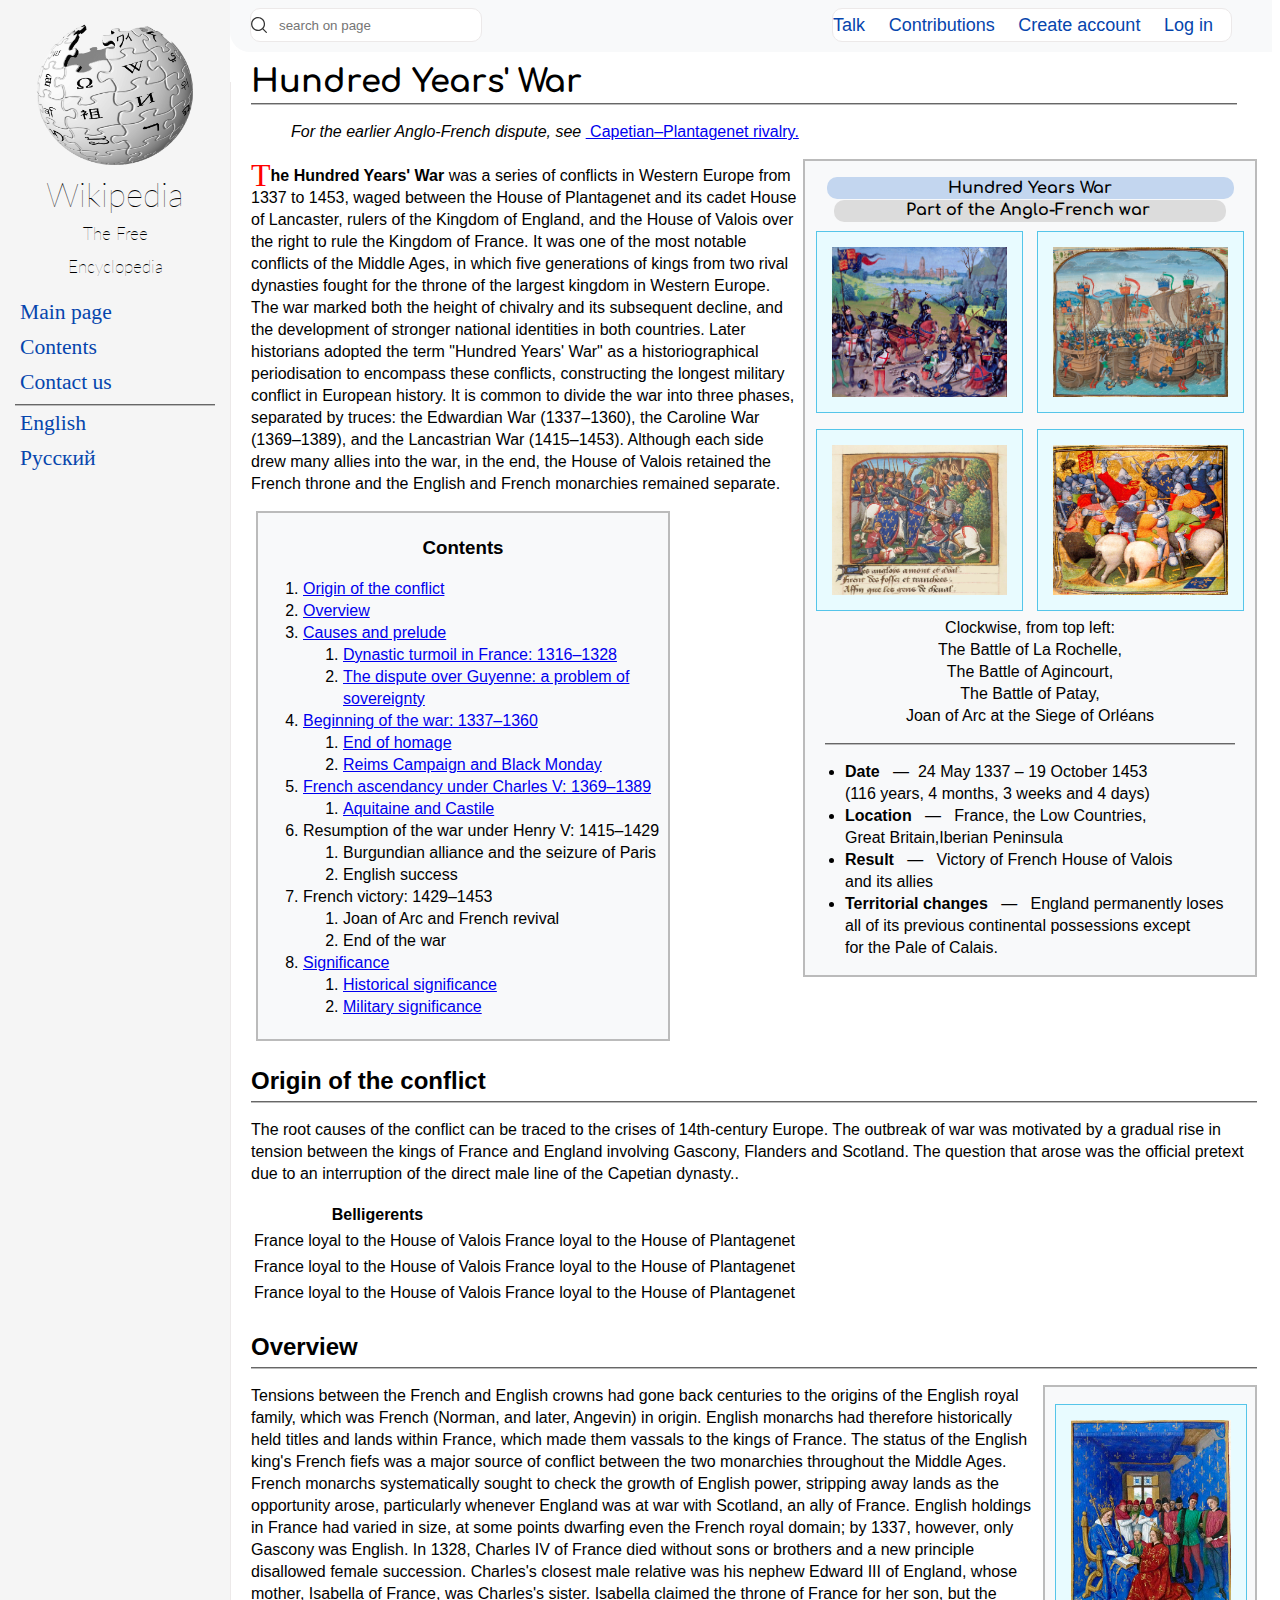
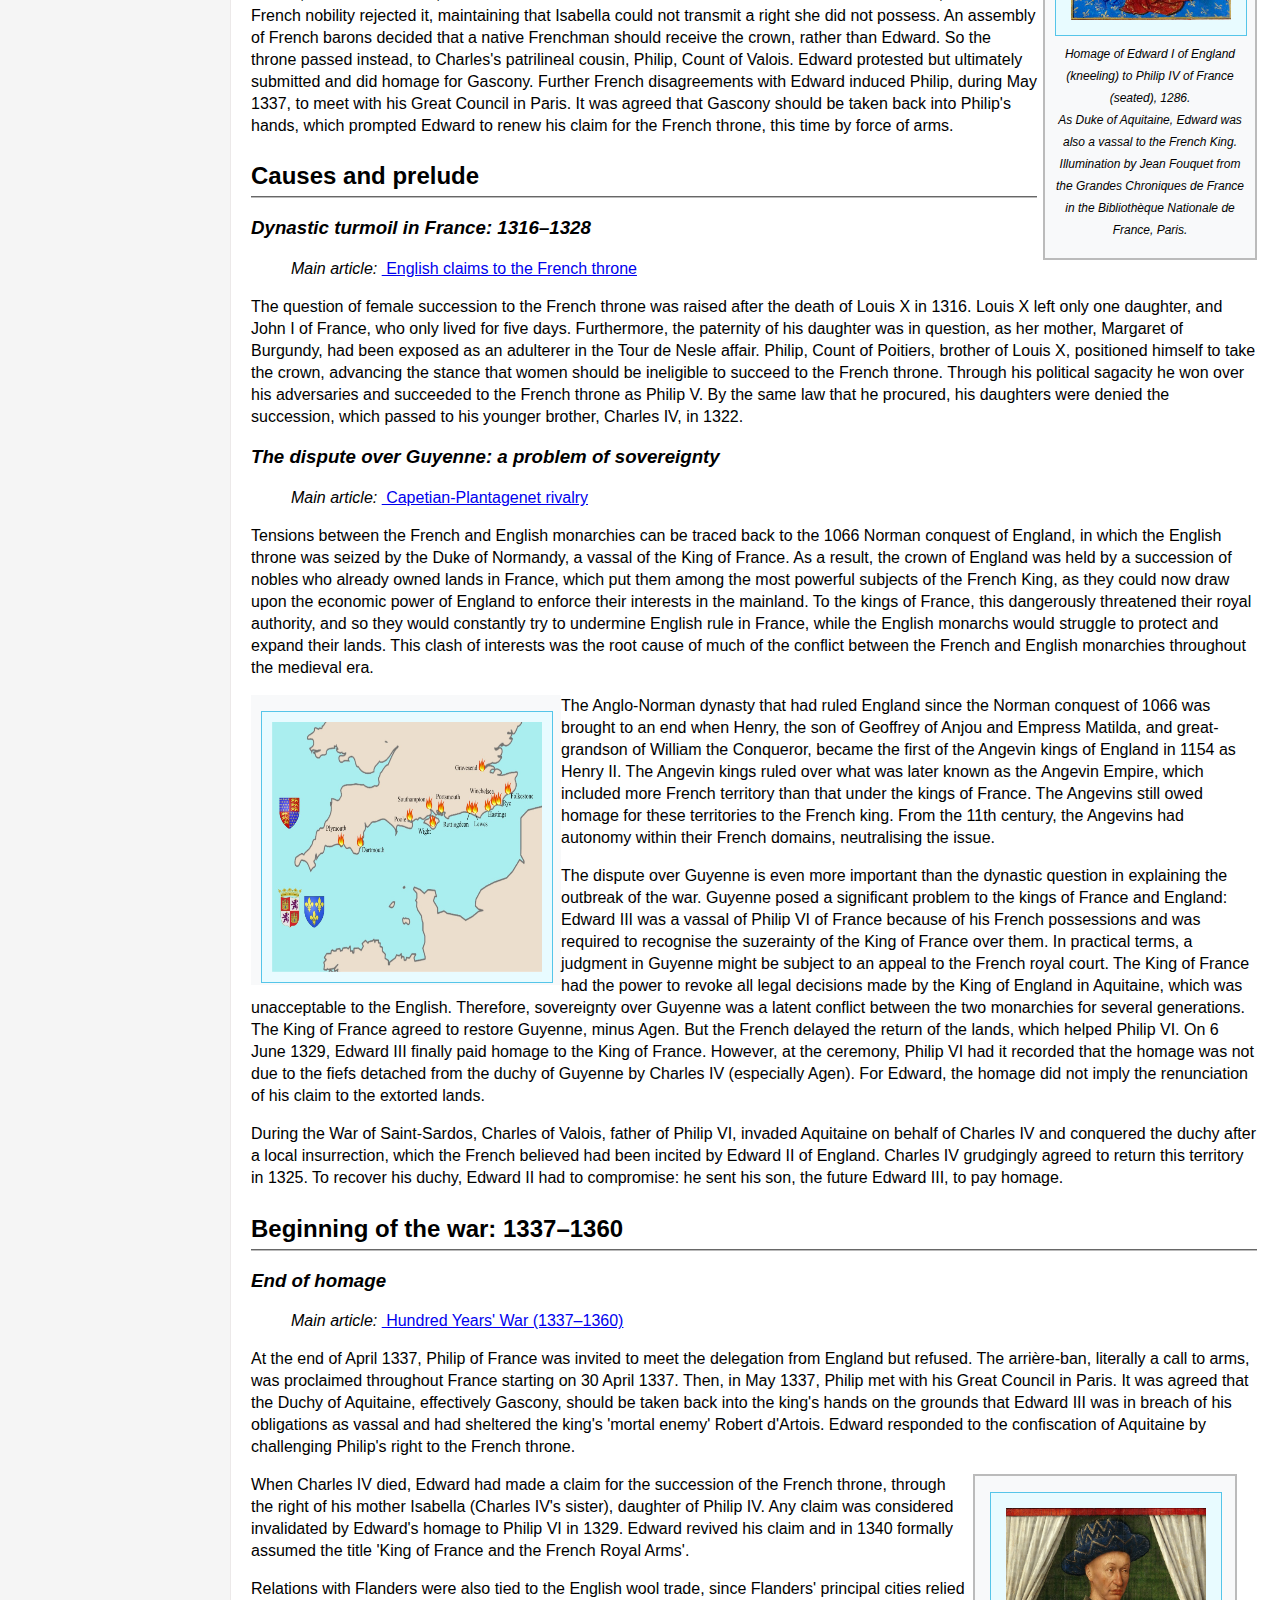
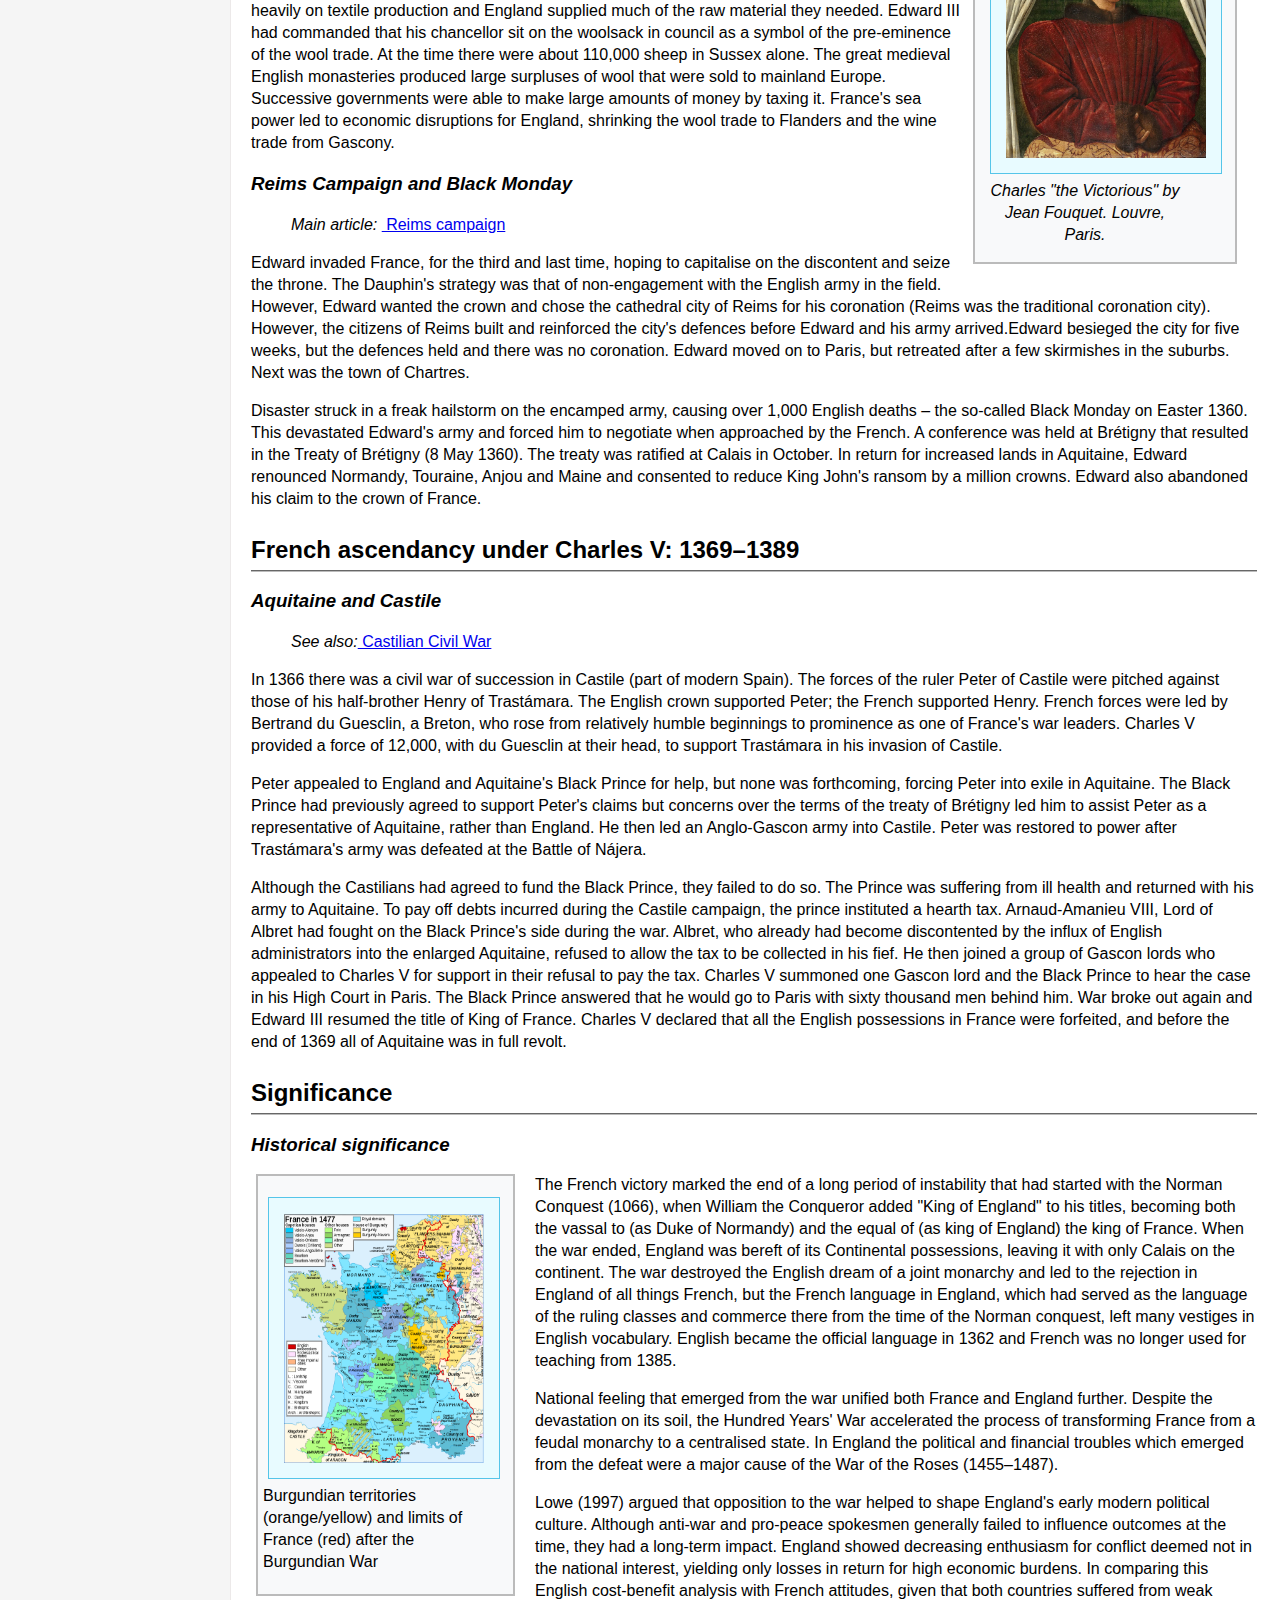
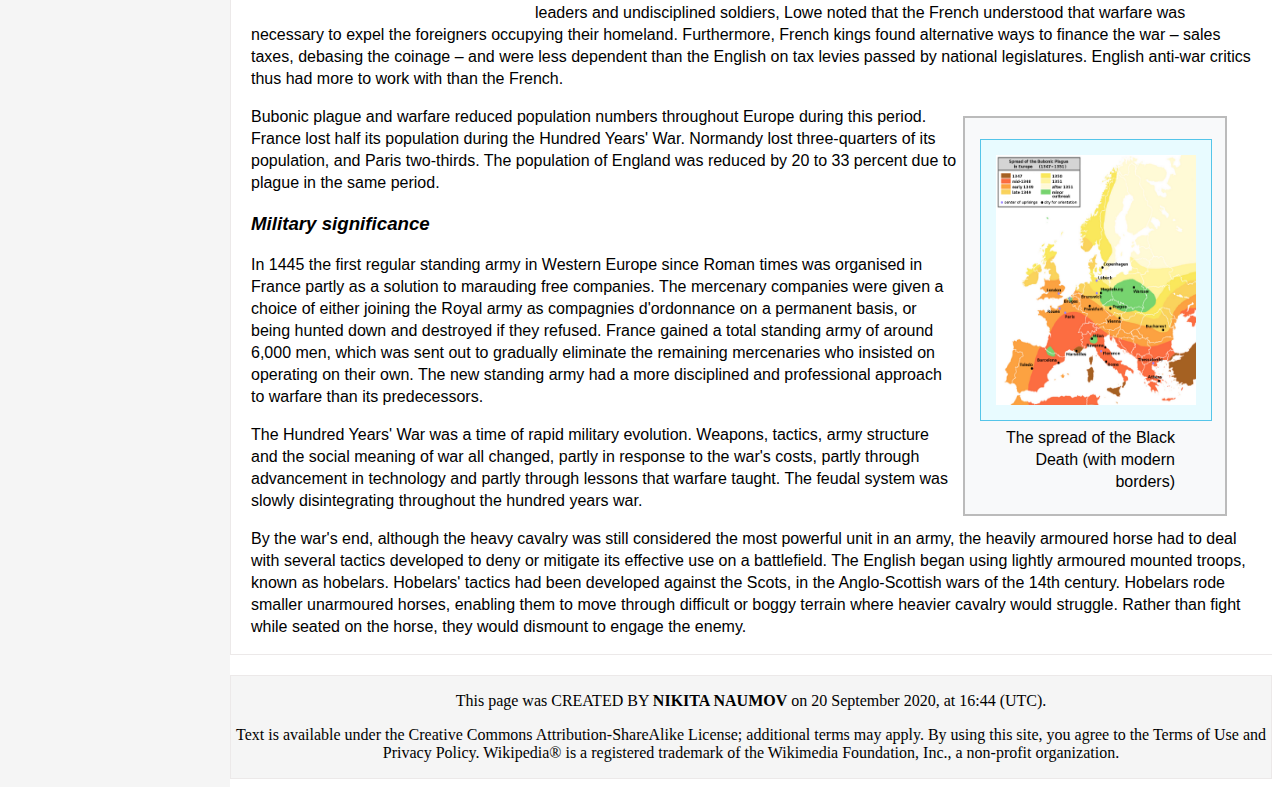
<file: wiki/index.html>
<!DOCTYPE html>
<html lang="en">
<head>
     <meta charset="UTF-8">
     <meta name="viewport" content="width=device-width, initial-scale=1.0">
     <title>Hundred Years' War</title>
     <link rel="stylesheet" type="text/css" href="style.css">
     <link href="https://fonts.googleapis.com/css2?family=Comfortaa:wght@300&family=Lato:ital,wght@0,100;0,400;1,100&display=swap" rel="stylesheet">
     <style>
         .body {
             background-image: url("img/rgb3.png");
         }
         .footer {
             background-image: url("img/rgb3.png");
         }
     </style>
</head>
<body class="body">
     <div class="menu">
         <figure class="logo">
             <img src="img/logo2.png" alt="logo" width="160" height="150">
             <figcaption class="wikipedia"> Wikipedia <span class="free">The Free Encyclopedia</span></figcaption>
         </figure>
         <div><a href="https://en.wikipedia.org/wiki/Main_Page">Main page</a></div>
         <div><a href="#">Contents</a></div>
         <div><a href="#">Contact us</a></div>
         <div class="line"></div>
         <div><a href="index.html">English</a></div>
         <div><a href="russian/russian.html">Русский</a></div>
     </div>
     <header class="header">
         <div class="navigation">
             <nav >
                 <a href="#" class="navigation-link">Talk</a>
                 <a href="#" class="navigation-link">Contributions</a>
                 <a href="#" class="navigation-link">Create account</a>
                 <a href="#" class="navigation-link">Log in</a>
             </nav>
         </div>
         <div>
             <input
                 type="text"
                 class="search-input"
                 placeholder="search on page"
             />
         </div>
     </header>
     <main class="main">
         <div class="h1">
             <h1>Hundred Years' War</h1>
             <div class="line1"></div>
         </div>
         <div class="blockquote">
             <blockquote>
                 <i>For the earlier Anglo-French dispute, see</i> <a href="https://en.wikipedia.org/wiki/Capetian–Plantagenet_rivalry">&nbsp;Capetian–Plantagenet rivalry.</a>
             </blockquote>
         </div>
         <section>
             <div class="p1">
                 <p> 
                
                 </p>
             </div>
             <p>
                 <div class="p2">
                     <p> 
                         <span class="frame">Hundred Years War</span></br>
                         <span class="frame1">Part of the Anglo-French war</span><br>
                         <a href="#"><img class="img1" src="img/img1.jpg" alt="" width="175" height="150"></a>
                         <a href="#"><img class="img1" src="img/img2.jpg" alt="" width="175" height="150"></a>
                         <a href="#"><img class="img1" src="img/img3.jpg" alt="" width="175" height="150"></a>
                         <a href="#"><img class="img1" src="img/img4.jpg" alt="" width="175" height="150"></a>
                             Clockwise, from top left: <br/>
                             The Battle of La Rochelle,</br>
                             The Battle of Agincourt,</br>
                             The Battle of Patay,</br>
                             Joan of Arc at the Siege of Orléans</br> 
                         <div class="line2"></div>
                         <div class="ul">
                             <ul>
                                 <li>
                                     <b>Date</b> &nbsp; — &nbsp;24 May 1337 – 19 October 1453 </br>
                                     (116 years, 4 months, 3 weeks and 4 days)
                                 </li>
                                 <li>
                                     <b>Location</b> &nbsp; — &nbsp; France, the Low Countries,</br> Great Britain,Iberian Peninsula
                                 </li>
                                 <li>
                                     <b>Result</b> &nbsp; — &nbsp; Victory of French House of Valois</br> and its allies
                                 </li>
                                 <li>
                                     <b>Territorial changes</b> &nbsp; — &nbsp; England permanently loses </br> all of its previous continental possessions except </br> for the Pale of Calais.
                                 </li>
                             </ul>
                         </div>
                     </p>
                 </div>
             </p>
             <p>
                 <span class="letter">T</span><b>he Hundred Years' War</b> was a series of conflicts in Western Europe from 1337 to 1453, waged between the House of Plantagenet 
                 and its cadet House of Lancaster, rulers of the Kingdom of England, and the House of Valois over the right to rule the Kingdom of France. 
                 It was one of the most notable conflicts of the Middle Ages, in which five generations of kings from two rival dynasties fought 
                 for the throne of the largest kingdom in Western Europe. The war marked both the height of chivalry and its subsequent decline, 
                 and the development of stronger national identities in both countries. Later historians adopted the term "Hundred Years' War" 
                 as a historiographical periodisation to encompass these conflicts, constructing the longest military conflict in European history. 
                 It is common to divide the war into three phases, separated by truces: the Edwardian War (1337–1360), the Caroline War (1369–1389), and the Lancastrian War (1415–1453). 
                 Although each side drew many allies into the war, in the end, the House of Valois retained the French throne and the English and French monarchies remained separate.
             </p>
             <div class="ol">
                 <h3 class="content">Contents</h3>
                 <ol>
                     <li><a href="#h2">Origin of the conflict</a></li> 
                     <li><a href="#h3">Overview</a></li>
                     <li><a href="#h4">Causes and prelude</a>
                         <ol>
                             <li><a href="#h41">Dynastic turmoil in France: 1316–1328</a></li> 
                             <li><a href="#h42">The dispute over Guyenne: a problem of sovereignty</a></li>
                         </ol>
                     </li>
                     <li><a href="#h5">Beginning of the war: 1337–1360</a>
                         <ol>
                             <li><a href="#h51">End of homage</a></li> 
                             <li><a href="#h52">Reims Campaign and Black Monday</a></li>
                         </ol>
                     </li>
                     <li><a href="#h6">French ascendancy under Charles V: 1369–1389</a>
                         <ol>
                             <li><a href="#h61">Aquitaine and Castile</li></a>
                         </ol>
                     </li>
                     <li>Resumption of the war under Henry V: 1415–1429
                          <ol>
                              <li>Burgundian alliance and the seizure of Paris</li>
                              <li>English success</li>
                          </ol>
                     </li>
                     <li>French victory: 1429–1453
                         <ol>
                             <li>Joan of Arc and French revival</li>
                             <li>End of the war</li>
                         </ol>
                     </li>
                     <li><a href="#h7">Significance</a>
                         <ol>
                             <li><a href="#h71">Historical significance</a></li>
                             <li><a href="#h71">Military significance</a></li>
                         </ol>
                     </li>
                 </ol>
             </div>
         </section>
         <section>
             <article>
                 <div>
                     <h2 class="h2"><a name="h2"></a>Origin of the conflict</h2>
                     <div class="line3"></div>
                 </div>
                 <div>
                     <p>
                         The root causes of the conflict can be traced to the crises of 14th-century Europe. The outbreak of war 
                         was motivated by a gradual rise in tension between the kings of France and England involving Gascony, 
                         Flanders and Scotland. The question that arose was the official pretext due to an interruption of the direct 
                         male line of the Capetian dynasty.. 
                     </p>
                     <table>
                        <thead>
                            <tr>
                                <th>Belligerents</th>
                            </tr>
                        </thead>
                        <tbody>
                            <tr>
                                <td>France loyal to the House of Valois</td>
                                <td>France loyal to the House of Plantagenet</td>
                            </tr>
                            <tr>
                                <td>France loyal to the House of Valois</td>
                                <td>France loyal to the House of Plantagenet</td>
                            </tr>
                            <tr>
                                <td>France loyal to the House of Valois</td>
                                <td>France loyal to the House of Plantagenet</td>
                           </tr>
                        </tbody>
                    </table>
                 </div>
             </article>
             <article>
                 <div>
                     <h2 class="h3"><a name="h3"></a>Overview</h2>
                     <div class="line4"></div>
                 </div>
                 <p>
                     <div class="p3">
                         <p> 
                             <img class="img2" src="img/img5.jpg" alt="" width="160" height="200">
                                 <i>
                                     Homage of Edward I of England (kneeling) to Philip IV of France (seated), 1286.</br> 
                                     As Duke of Aquitaine, Edward was also a vassal to the French King. </br>
                                     Illumination by Jean Fouquet from the Grandes Chroniques de France in the Bibliothèque Nationale de France, Paris.
                                 </i>
                         </p>
                     </div>
                     Tensions between the French and English crowns had gone back centuries to the origins of the English royal family, 
                     which was French (Norman, and later, Angevin) in origin. English monarchs had therefore historically held titles and 
                     lands within France, which made them vassals to the kings of France. The status of the English king's French fiefs 
                     was a major source of conflict between the two monarchies throughout the Middle Ages. French monarchs systematically 
                     sought to check the growth of English power, stripping away lands as the opportunity arose, particularly whenever England 
                     was at war with Scotland, an ally of France. English holdings in France had varied in size, at some points dwarfing even 
                     the French royal domain; by 1337, however, only Gascony was English. In 1328, Charles IV of France died without sons or 
                     brothers and a new principle disallowed female succession. Charles's closest male relative was his nephew Edward III of England, 
                     whose mother, Isabella of France, was Charles's sister. Isabella claimed the throne of France for her son, but the French 
                     nobility rejected it, maintaining that Isabella could not transmit a right she did not possess. An assembly of French barons 
                     decided that a native Frenchman should receive the crown, rather than Edward. So the throne passed instead, to Charles's patrilineal 
                     cousin, Philip, Count of Valois. Edward protested but ultimately submitted and did homage for Gascony. Further French disagreements 
                     with Edward induced Philip, during May 1337, to meet with his Great Council in Paris. It was agreed that Gascony should be taken back 
                     into Philip's hands, which prompted Edward to renew his claim for the French throne, this time by force of arms. 
                 </p>
             </article>
         </section>
         <section>
             <h2 class="h4"><a name="h4"></a>Causes and prelude</h2>
             <div class="line5"></div>
             <article>
                 <h3><i><a name="h41"></a>Dynastic turmoil in France: 1316–1328</i></h3>
                     <blockquote>
                         <i>Main article:</i> <a href="#">&nbsp;English claims to the French throne</a>
                     </blockquote>
                         <p>
                             The question of female succession to the French throne was raised after the death of Louis X in 1316. 
                             Louis X left only one daughter, and John I of France, who only lived for five days. Furthermore, the paternity of his daughter 
                             was in question, as her mother, Margaret of Burgundy, had been exposed as an adulterer in the Tour de Nesle affair. 
                             Philip, Count of Poitiers, brother of Louis X, positioned himself to take the crown, advancing the stance that women 
                             should be ineligible to succeed to the French throne. Through his political sagacity he won over his adversaries and succeeded 
                             to the French throne as Philip V. By the same law that he procured, his daughters were denied the succession, which passed 
                             to his younger brother, Charles IV, in 1322.
                         </p>
             </article>
             <article>
                 <h3><i><a name="h42"></a>The dispute over Guyenne: a problem of sovereignty</i></h3>
                     <blockquote>
                         <i>Main article:</i> <a href="#">&nbsp;Capetian-Plantagenet rivalry</a>
                     </blockquote>
                         <p>
                             Tensions between the French and English monarchies can be traced back to the 1066 Norman conquest of England, in which the English 
                             throne was seized by the Duke of Normandy, a vassal of the King of France. As a result, the crown of England was held by a succession 
                             of nobles who already owned lands in France, which put them among the most powerful subjects of the French King, as they could now 
                             draw upon the economic power of England to enforce their interests in the mainland. To the kings of France, this dangerously threatened 
                             their royal authority, and so they would constantly try to undermine English rule in France, while the English monarchs would struggle 
                             to protect and expand their lands. This clash of interests was the root cause of much of the conflict between the French and English monarchies 
                             throughout the medieval era.
                         </p>
                         <div class="p4">
                             <p> 
                                 <img class="img3" src="img/img6.jpg" alt="" width="270" height="250">
                             </p>
                         </div>
                         <p>
                             The Anglo-Norman dynasty that had ruled England since the Norman conquest of 1066 was brought to an end when Henry, the son of Geoffrey 
                             of Anjou and Empress Matilda, and great-grandson of William the Conqueror, became the first of the Angevin kings of England in 1154 as Henry II.
                             The Angevin kings ruled over what was later known as the Angevin Empire, which included more French territory than that under the kings of France. 
                             The Angevins still owed homage for these territories to the French king. From the 11th century, the Angevins had autonomy within their French domains, 
                             neutralising the issue.
                         </p>
                         <p>
                             The dispute over Guyenne is even more important than the dynastic question in explaining the outbreak of the war. Guyenne posed a significant 
                             problem to the kings of France and England: Edward III was a vassal of Philip VI of France because of his French possessions and was required 
                             to recognise the suzerainty of the King of France over them. In practical terms, a judgment in Guyenne might be subject to an appeal to the French 
                             royal court. The King of France had the power to revoke all legal decisions made by the King of England in Aquitaine, which was unacceptable 
                             to the English. Therefore, sovereignty over Guyenne was a latent conflict between the two monarchies for several generations. 
                             The King of France agreed to restore Guyenne, minus Agen. But the French delayed the return of the lands, which helped Philip VI. On 6 June 1329, Edward III 
                             finally paid homage to the King of France. However, at the ceremony, Philip VI had it recorded that the homage was not due to the fiefs detached from the 
                             duchy of Guyenne by Charles IV (especially Agen). For Edward, the homage did not imply the renunciation of his claim to the extorted lands.
                         </p>
                         <p> 
                             During the War of Saint-Sardos, Charles of Valois, father of Philip VI, invaded Aquitaine on behalf of Charles IV and conquered the duchy 
                             after a local insurrection, which the French believed had been incited by Edward II of England. Charles IV grudgingly agreed to return 
                             this territory in 1325. To recover his duchy, Edward II had to compromise: he sent his son, the future Edward III, to pay homage. 
                         </p>
             </article>
         </section>
         <section>
             <h2 class="h5"><a name="h5"></a>Beginning of the war: 1337–1360</h2>
             <div class="line6"></div>
                 <article>
                     <h3><i><a name="h51"></a>End of homage</i></h3>
                         <blockquote>
                             <i>Main article:</i> <a href="#">&nbsp;Hundred Years' War (1337–1360)</a>
                         </blockquote>
                         <p> 
                             At the end of April 1337, Philip of France was invited to meet the delegation from England but refused. The arrière-ban, literally a call to arms, was proclaimed throughout 
                             France starting on 30 April 1337. Then, in May 1337, Philip met with his Great Council in Paris. It was agreed that the Duchy of Aquitaine, effectively Gascony, should be taken back 
                             into the king's hands on the grounds that Edward III was in breach of his obligations as vassal and had sheltered the king's 'mortal enemy' Robert d'Artois. 
                             Edward responded to the confiscation of Aquitaine by challenging Philip's right to the French throne.
                         </p>
                         <p>
                             <div class="p5">
                                 <p> 
                                     <img class="img4" src="img/img7.jpg" alt="" width="200" height="250">
                                     <i>Charles "the Victorious" by Jean Fouquet. Louvre, Paris.</i>
                                 </p>
                             </div>
                             When Charles IV died, Edward had made a claim for the succession of the French throne, through the right of his mother Isabella (Charles IV's sister), daughter of Philip IV. 
                             Any claim was considered invalidated by Edward's homage to Philip VI in 1329. Edward revived his claim and in 1340 formally assumed the title 'King of France and the French Royal Arms'.
                         </p>
                         <p>
                             Relations with Flanders were also tied to the English wool trade, since Flanders' principal cities relied heavily on textile production and England supplied much of the raw material they needed. 
                             Edward III had commanded that his chancellor sit on the woolsack in council as a symbol of the pre-eminence of the wool trade. At the time there were about 110,000 sheep in Sussex alone. 
                             The great medieval English monasteries produced large surpluses of wool that were sold to mainland Europe. Successive governments were able to make large amounts of money by taxing it. 
                             France's sea power led to economic disruptions for England, shrinking the wool trade to Flanders and the wine trade from Gascony.
                         </p>
                 </article>
                 <article>
                     <h3><i><a name="h52"></a>Reims Campaign and Black Monday</i></h3>
                         <blockquote>
                             <i>Main article:</i> <a href="#">&nbsp;Reims campaign</a>
                         </blockquote>
                         <p>
                             Edward invaded France, for the third and last time, hoping to capitalise on the discontent and seize the throne. The Dauphin's strategy was that of non-engagement with the English army in the field. 
                             However, Edward wanted the crown and chose the cathedral city of Reims for his coronation (Reims was the traditional coronation city). However, the citizens of Reims built and reinforced the city's 
                             defences before Edward and his army arrived.Edward besieged the city for five weeks, but the defences held and there was no coronation. Edward moved on to Paris, but retreated after a few skirmishes 
                             in the suburbs. Next was the town of Chartres.
                         </p>    
                         <p>
                             Disaster struck in a freak hailstorm on the encamped army, causing over 1,000 English deaths – the so-called Black Monday on Easter 1360. This devastated Edward's army and forced him to negotiate 
                             when approached by the French. A conference was held at Brétigny that resulted in the Treaty of Brétigny (8 May 1360). The treaty was ratified at Calais in October. In return for increased lands in Aquitaine, 
                             Edward renounced Normandy, Touraine, Anjou and Maine and consented to reduce King John's ransom by a million crowns. Edward also abandoned his claim to the crown of France.
                         </p>  
                 </article>    
         </section>
         <section>
             <h2 class="h6"><a name="h6"></a>French ascendancy under Charles V: 1369–1389</h2>
             <div class="line7"></div>
                 <article>
                     <h3><i><a name="h61"></a>Aquitaine and Castile</i></h3>
                         <blockquote>
                             <i>See also:</i><a href="#">&nbsp;Castilian Civil War</a>
                         </blockquote>
                         <p>
                             In 1366 there was a civil war of succession in Castile (part of modern Spain). The forces of the ruler Peter of Castile were pitched against those of his half-brother Henry of Trastámara. 
                             The English crown supported Peter; the French supported Henry. French forces were led by Bertrand du Guesclin, a Breton, who rose from relatively humble beginnings to prominence as one of France's war leaders. 
                             Charles V provided a force of 12,000, with du Guesclin at their head, to support Trastámara in his invasion of Castile.
                         </p>
                         <p>
                             Peter appealed to England and Aquitaine's Black Prince for help, but none was forthcoming, forcing Peter into exile in Aquitaine. The Black Prince had previously agreed to support Peter's claims but concerns 
                             over the terms of the treaty of Brétigny led him to assist Peter as a representative of Aquitaine, rather than England. He then led an Anglo-Gascon army into Castile. Peter was restored to power after 
                             Trastámara's army was defeated at the Battle of Nájera.
                         </p>
                         <p>
                             Although the Castilians had agreed to fund the Black Prince, they failed to do so. The Prince was suffering from ill health and returned with his army to Aquitaine. To pay off debts incurred during the Castile 
                             campaign, the prince instituted a hearth tax. Arnaud-Amanieu VIII, Lord of Albret had fought on the Black Prince's side during the war. Albret, who already had become discontented by the influx of English 
                             administrators into the enlarged Aquitaine, refused to allow the tax to be collected in his fief. He then joined a group of Gascon lords who appealed to Charles V for support in their refusal to pay the tax. 
                             Charles V summoned one Gascon lord and the Black Prince to hear the case in his High Court in Paris. The Black Prince answered that he would go to Paris with sixty thousand men behind him. War broke out again and Edward III 
                             resumed the title of King of France. Charles V declared that all the English possessions in France were forfeited, and before the end of 1369 all of Aquitaine was in full revolt.
                         </p>
                 </article>
         </section>
         <section>
             <h2 class="h7"><a name="h7"></a>Significance</h2>
             <div class="line8"></div>
                 <article>
                     <h3><i>Historical significance<a name="h71"></a></i></h3>
                         <div class="p6">
                             <p> 
                                 <img class="img5" src="img/img8.png" alt="" width="200" height="250">
                                 Burgundian territories (orange/yellow) and limits of France (red) after the Burgundian War
                             </p>
                         </div>
                         <p>
                             The French victory marked the end of a long period of instability that had started with the Norman Conquest (1066), when William the Conqueror added "King of England" to his titles, becoming both the vassal to (as Duke of Normandy) 
                             and the equal of (as king of England) the king of France. When the war ended, England was bereft of its Continental possessions, leaving it with only Calais on the continent. The war destroyed the English dream of a joint monarchy 
                             and led to the rejection in England of all things French, but the French language in England, which had served as the language of the ruling classes and commerce there from the time of the Norman conquest, left many vestiges in English vocabulary. 
                             English became the official language in 1362 and French was no longer used for teaching from 1385.
                         </p>
                         <p>
                             National feeling that emerged from the war unified both France and England further. Despite the devastation on its soil, the Hundred Years' War accelerated the process of transforming France from a feudal monarchy to a centralised state. 
                             In England the political and financial troubles which emerged from the defeat were a major cause of the War of the Roses (1455–1487).
                         </p>
                         <p>
                             Lowe (1997) argued that opposition to the war helped to shape England's early modern political culture. Although anti-war and pro-peace spokesmen generally failed to influence outcomes at the time, they had a long-term impact. 
                             England showed decreasing enthusiasm for conflict deemed not in the national interest, yielding only losses in return for high economic burdens. In comparing this English cost-benefit analysis with French attitudes, 
                             given that both countries suffered from weak leaders and undisciplined soldiers, Lowe noted that the French understood that warfare was necessary to expel the foreigners occupying their homeland. Furthermore, 
                             French kings found alternative ways to finance the war – sales taxes, debasing the coinage – and were less dependent than the English on tax levies passed by national legislatures. 
                             English anti-war critics thus had more to work with than the French.
                         </p>
                         <p>
                             <div class="p7">
                                 <p> 
                                     <img class="img6" src="img/img9.png" alt="" width="200" height="250">
                                     The spread of the Black Death (with modern borders)
                                 </p>
                             </div>
                             Bubonic plague and warfare reduced population numbers throughout Europe during this period. France lost half its population during the Hundred Years' War. Normandy lost three-quarters of its population, and Paris two-thirds.
                             The population of England was reduced by 20 to 33 percent due to plague in the same period.
                         </p>
                 </article>
                 <article>
                     <h3><i><a name="h72"></a>Military significance</i></h3>
                         <p>
                             In 1445 the first regular standing army in Western Europe since Roman times was organised in France partly as a solution to marauding free companies. The mercenary companies were given a choice of either joining the Royal 
                             army as compagnies d'ordonnance on a permanent basis, or being hunted down and destroyed if they refused. France gained a total standing army of around 6,000 men, which was sent out to gradually eliminate the remaining 
                             mercenaries who insisted on operating on their own. The new standing army had a more disciplined and professional approach to warfare than its predecessors.
                         </p>
                         <p>
                             The Hundred Years' War was a time of rapid military evolution. Weapons, tactics, army structure and the social meaning of war all changed, partly in response to the war's costs, partly through advancement in technology 
                             and partly through lessons that warfare taught. The feudal system was slowly disintegrating throughout the hundred years war.
                         </p>
                         <p>
                             By the war's end, although the heavy cavalry was still considered the most powerful unit in an army, the heavily armoured horse had to deal with several tactics developed to deny or mitigate its effective use on a battlefield. 
                             The English began using lightly armoured mounted troops, known as hobelars. Hobelars' tactics had been developed against the Scots, in the Anglo-Scottish wars of the 14th century. Hobelars rode smaller unarmoured horses, 
                             enabling them to move through difficult or boggy terrain where heavier cavalry would struggle. Rather than fight while seated on the horse, they would dismount to engage the enemy.
                         </p>
                 </article>
         </section>
    </main>
    <footer class="footer">
        <div> 
             <p>
                 This page was CREATED BY <b>NIKITA NAUMOV</b> on 20 September 2020, at 16:44 (UTC).
             </p>
             <p>
                 Text is available under the Creative Commons Attribution-ShareAlike License; 
                 additional terms may apply. By using this site, you agree to the Terms of Use and Privacy Policy. 
                 Wikipedia® is a registered trademark of the Wikimedia Foundation, Inc., a non-profit organization.
             </p>
        </div>
    </footer>
</body>
</html>
</file>
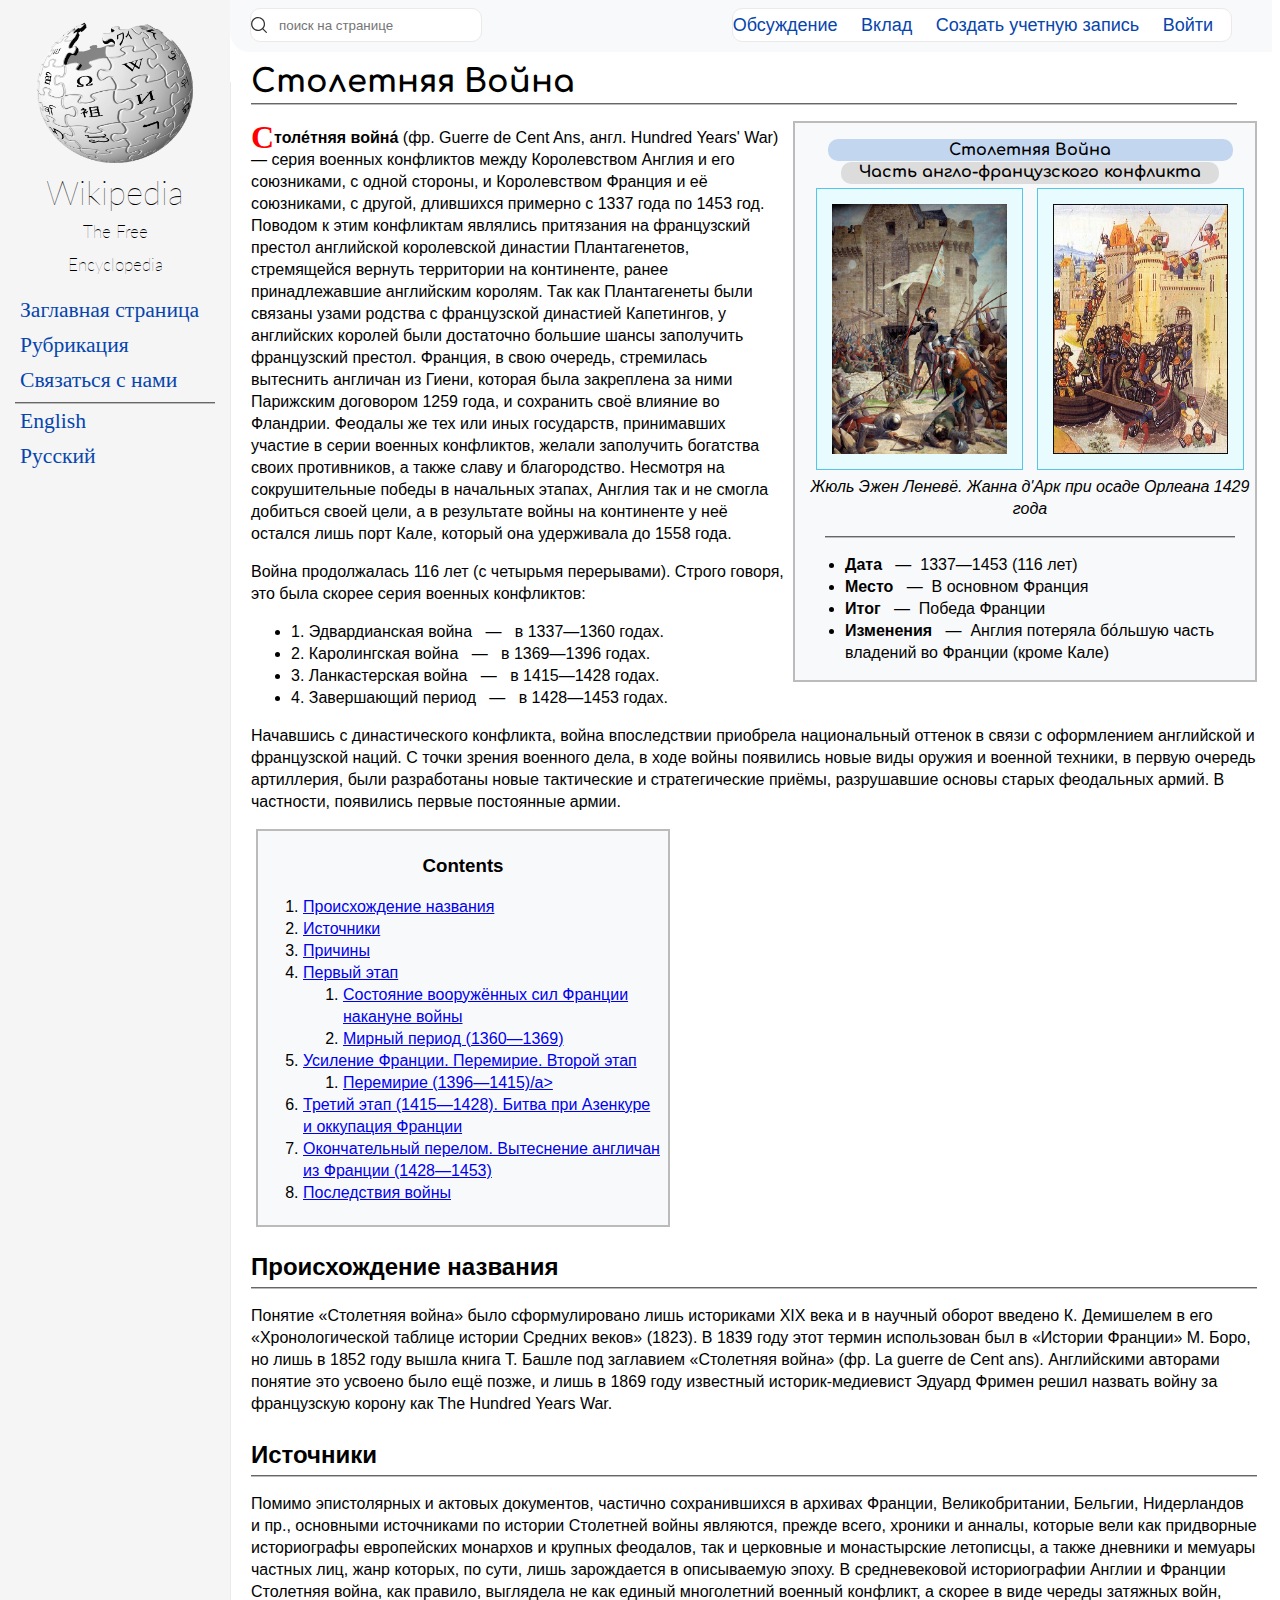
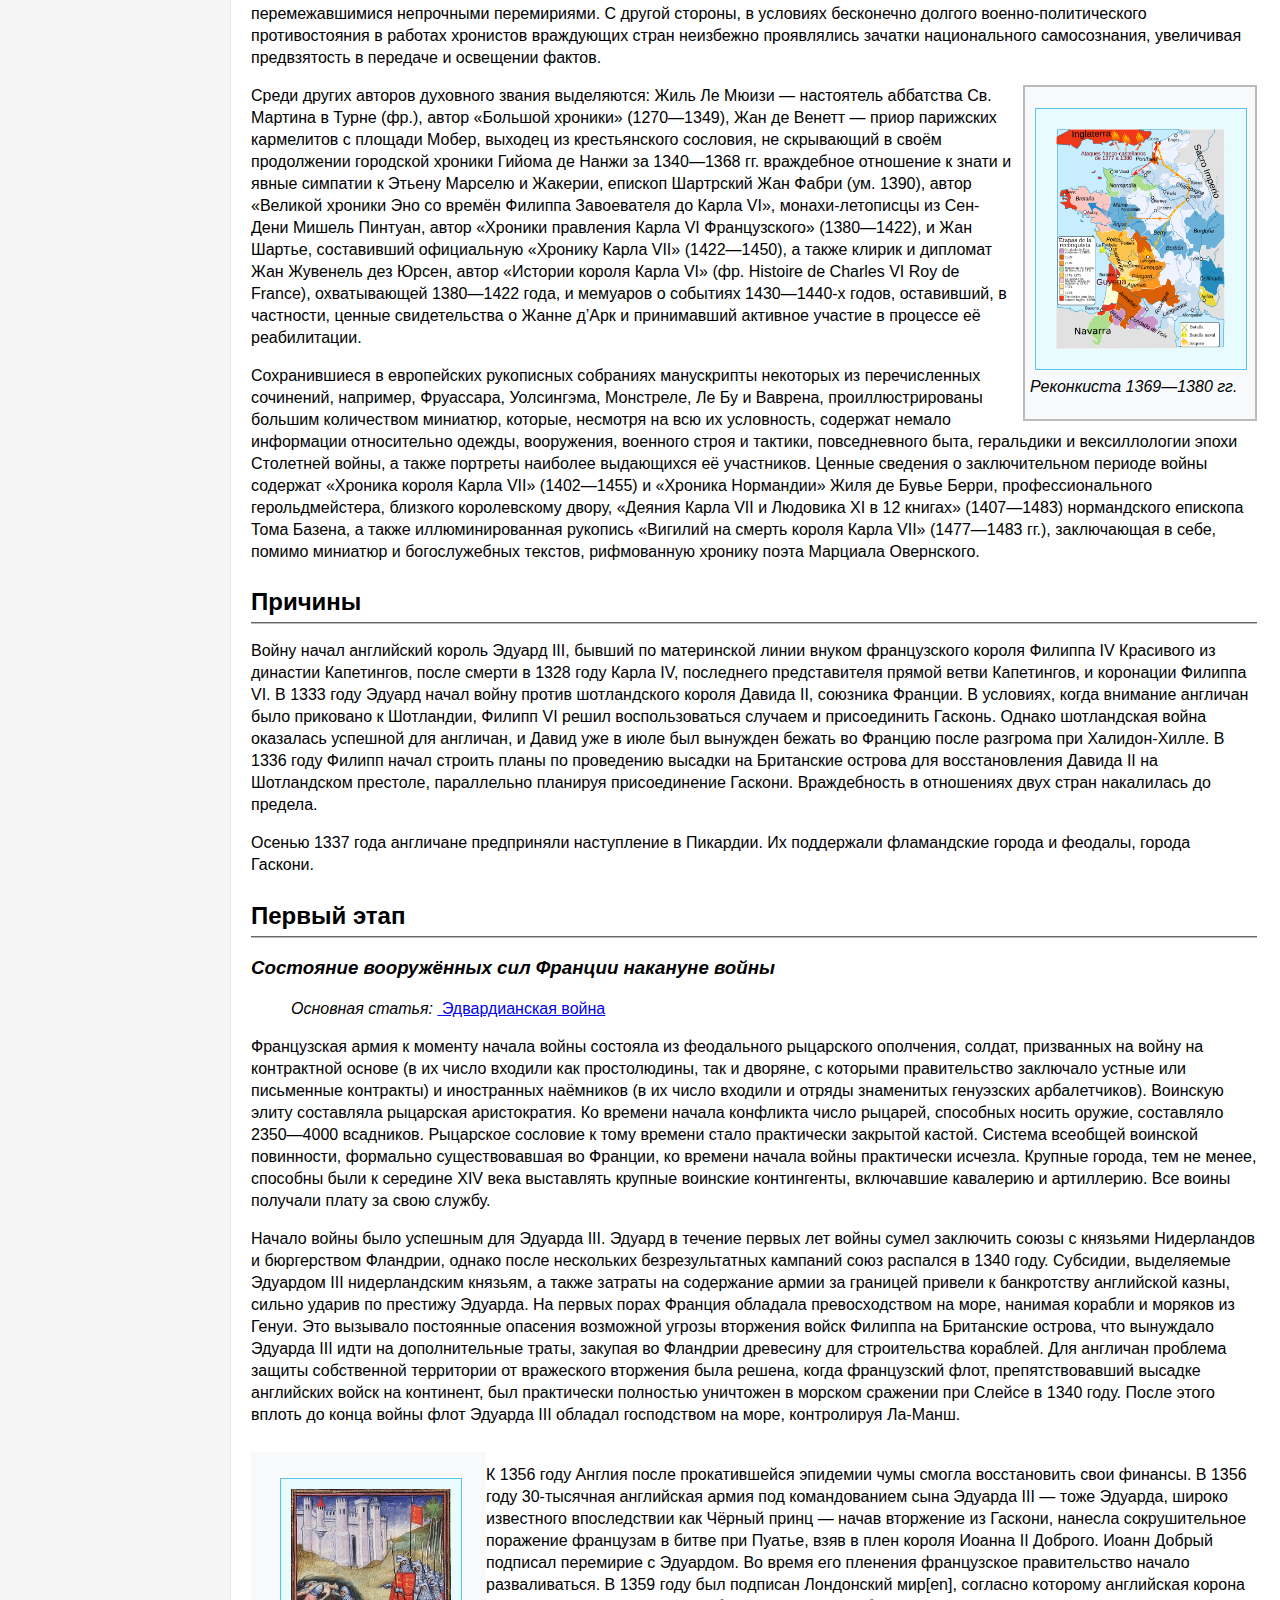
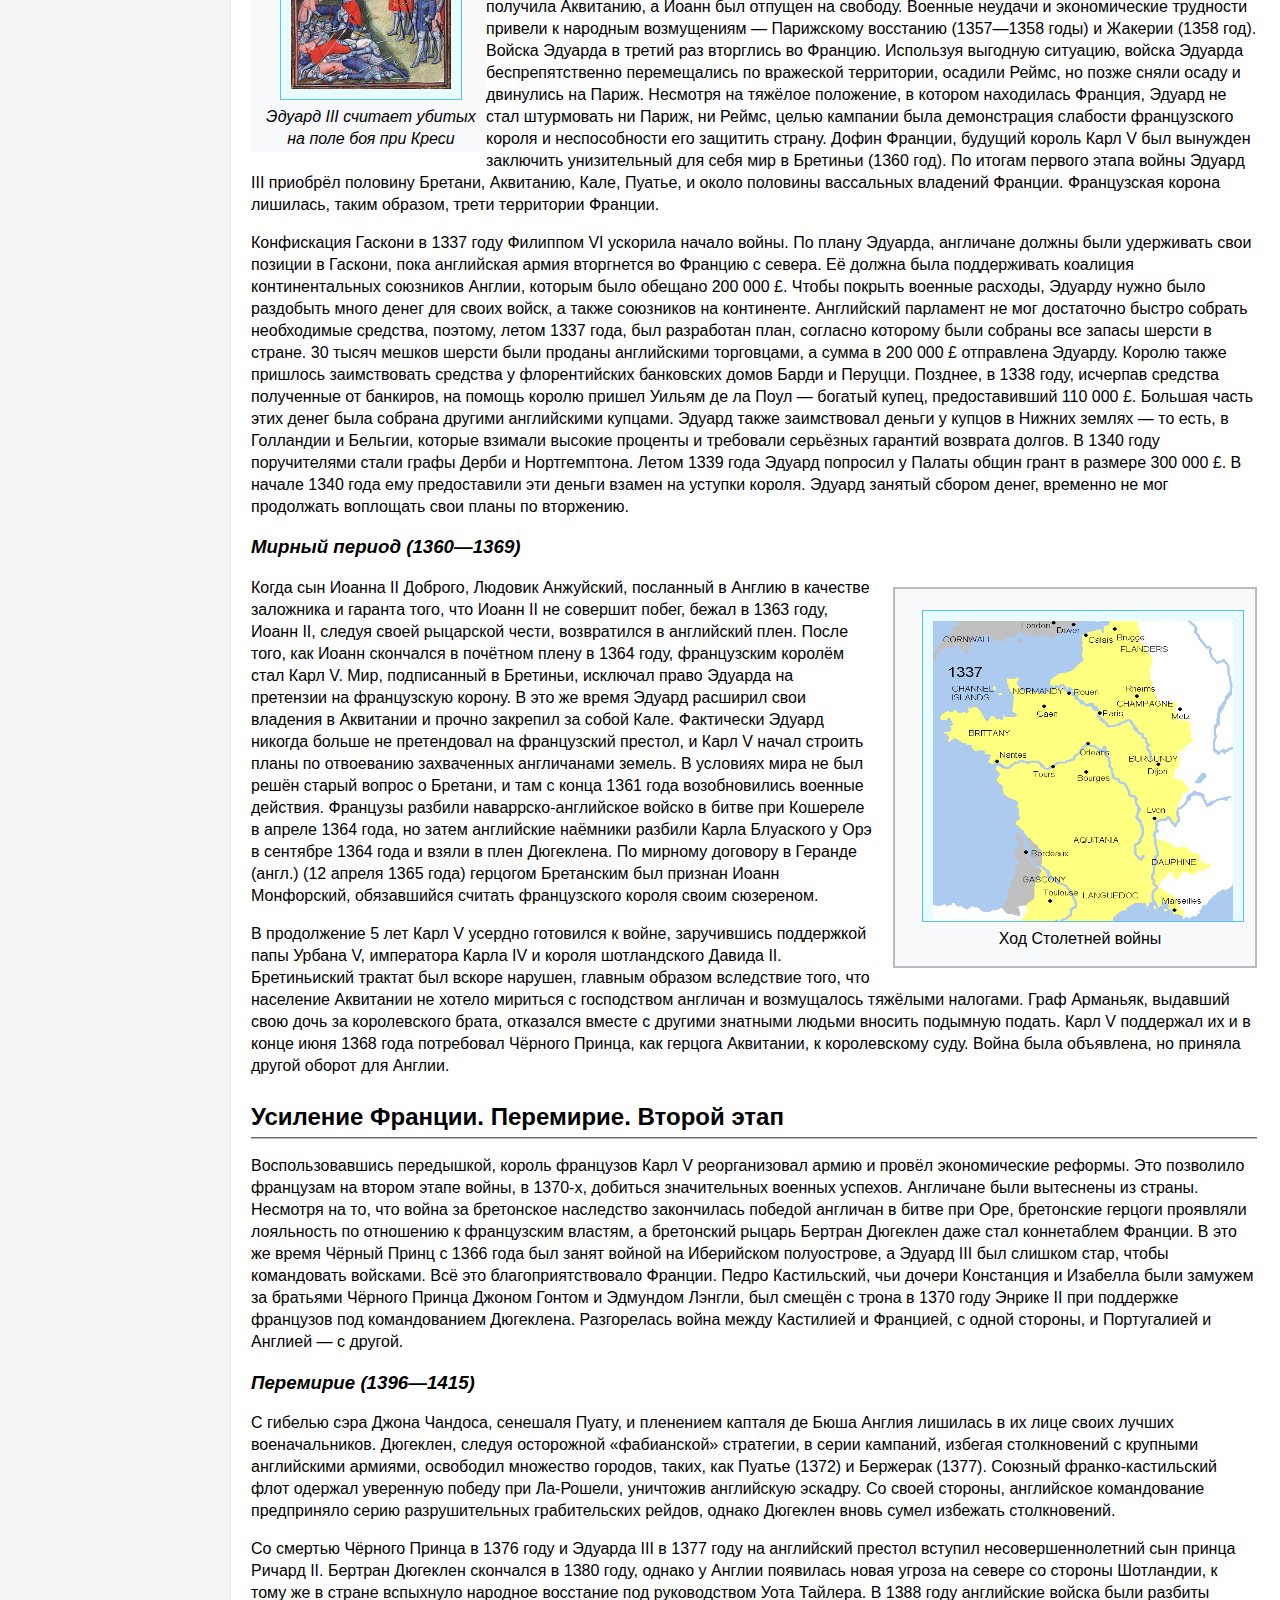
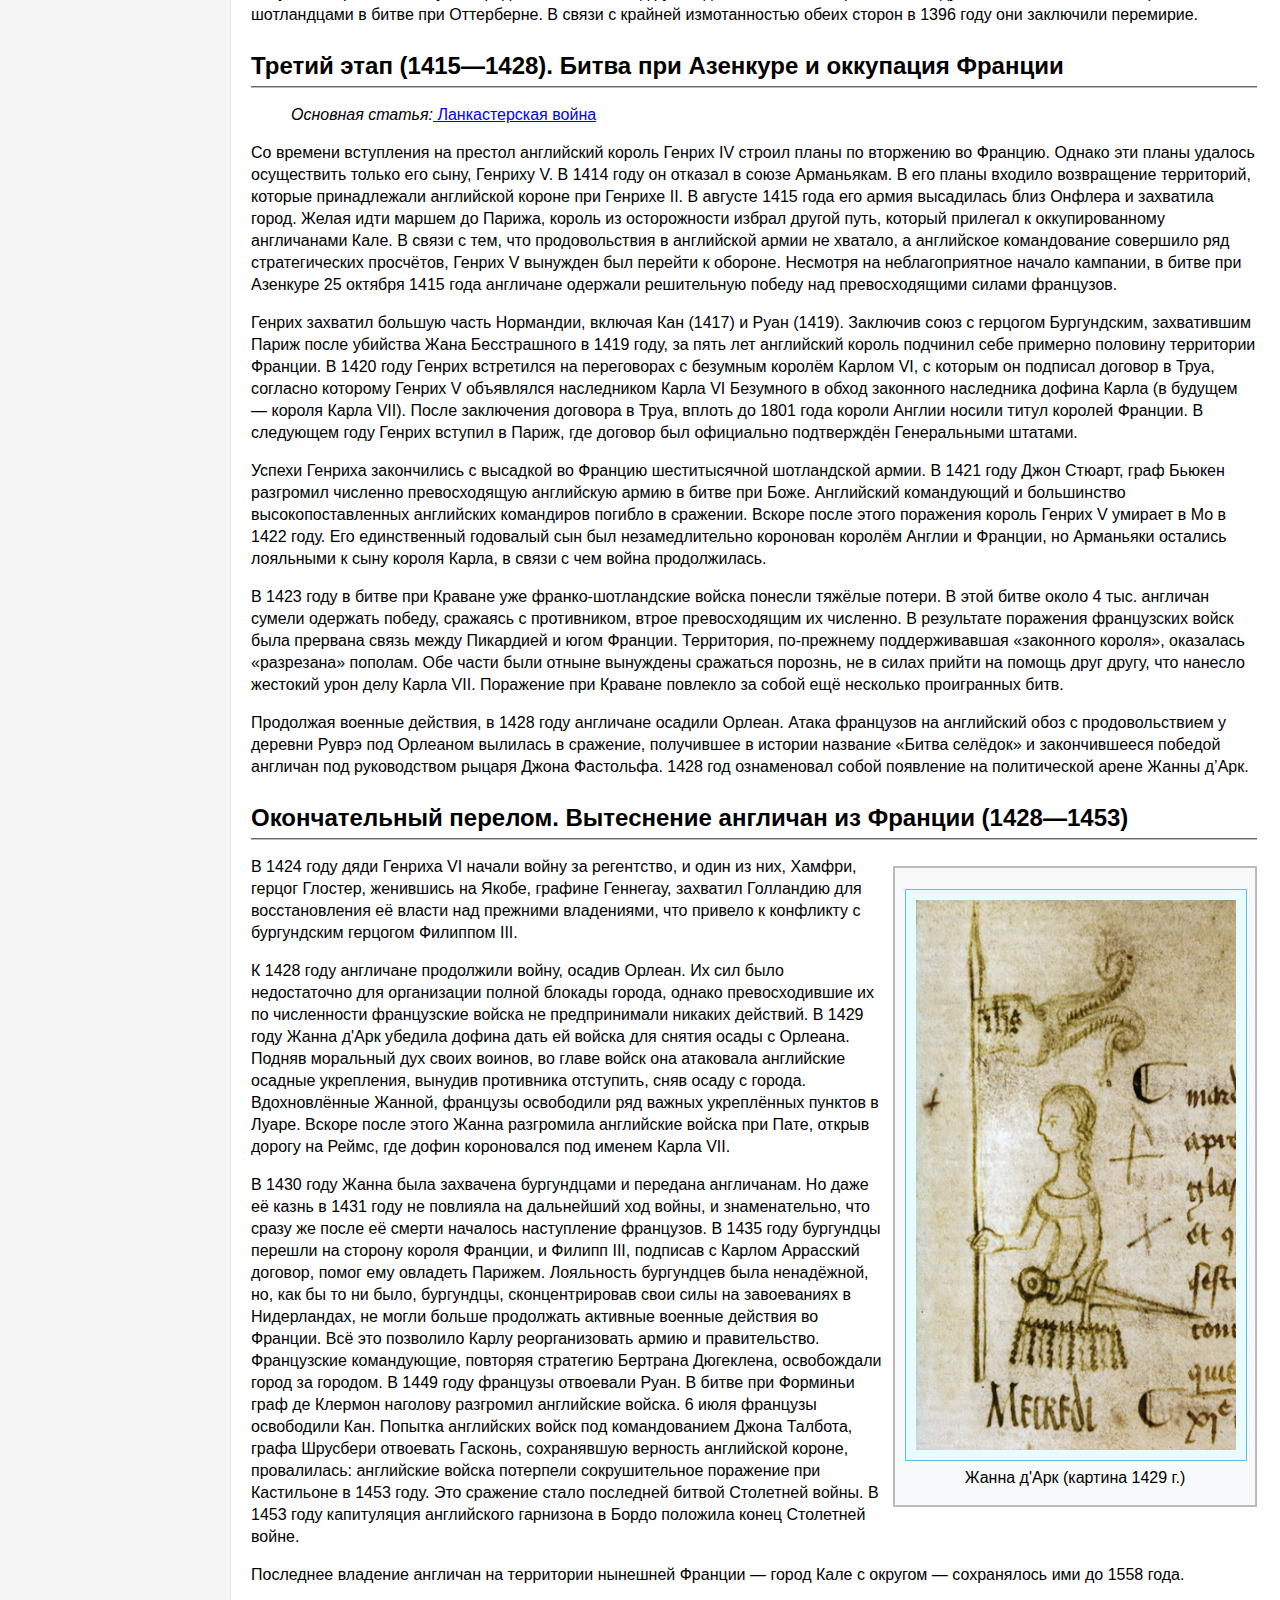
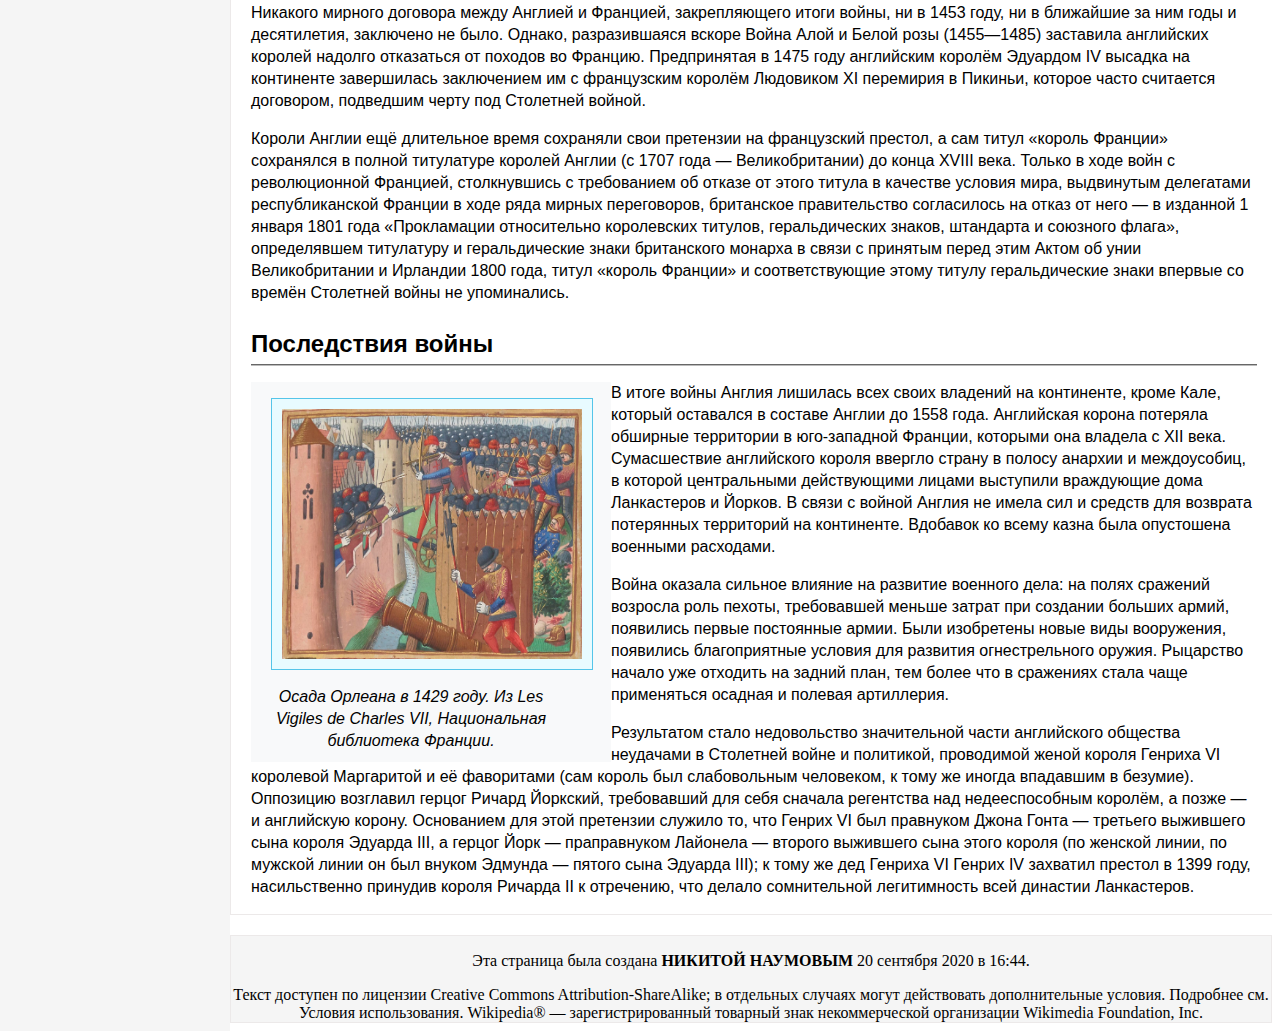
<file: wiki/russian/russian.html>
<!DOCTYPE html>
<html lang="ru">
<head>
     <meta charset="UTF-8">
     <meta name="viewport" content="width=device-width, initial-scale=1.0">
     <title>Столетняя война</title>
     <link rel="stylesheet" type="text/css" href="style-rus.css">
     <link href="https://fonts.googleapis.com/css2?family=Comfortaa:wght@300&family=Lato:ital,wght@0,100;0,400;1,100&display=swap" rel="stylesheet">
     <style>
         .body {
             background-image: url("../russian/imgrus/rgb3.png");
         }
         .footer {
             background-image: url("../russian/imgrus/rgb3.png");
         }
     </style>
</head>
<body class="body">
     <div class="menu">
        <figure class="logo">
            <img src="../russian/imgrus/logo2.png" alt="logo" width="160" height="150">
            <figcaption class="wikipedia" class="wikipedia"> Wikipedia <span class="free">The Free Encyclopedia</span></figcaption>
        </figure>
         <div><a href="https://ru.wikipedia.org/wiki/Заглавная_страница">Заглавная страница</a></div>
         <div><a href="#">Рубрикация</a></div>
         <div><a href="#">Связаться с нами</a></div>
         <div class="line"></div>
         <div><a href="../index.html">English</a></div>
         <div><a href="russian.html">Русский</a></div>
     </div>
     <header class="header">
         <div class="navigation">
             <nav>
                 <a href="#" class="navigation-link">Обсуждение</a>
                 <a href="#" class="navigation-link">Вклад</a>
                 <a href="#" class="navigation-link">Cоздать учетную запись</a>
                 <a href="#" class="navigation-link">Войти</a>
             </nav>
         </div>
         <div>
             <input
                 type="text"
                 class="search-input"
                 placeholder="поиск на странице"
             />
        </div>
     </header>
     <main class="main">
         <div class="h1">
             <h1>Столетняя Война</h1>
             <div class="line1"></div>
         </div>
         <section>
             <div class="p1">
                 <p> 
                    
                 </p>
             </div>
             <p>
                 <div class="p2">
                     <p> 
                         <span class="frame">Столетняя Война</span></br>
                         <span class="frame1">Часть англо-французского конфликта</span><br>
                         <a href="#"><img class="img1" src="../russian/imgrus/img1.jpg" alt="" width="175" height="250"></a>
                         <a href="#"><img class="img1" src="../russian/imgrus/img2.jpg" alt="" width="175" height="250"></a>
                             <i>Жюль Эжен Леневё. Жанна д'Арк при осаде Орлеана 1429 года</i></br> 
                         <div class="line2"></div>
                         <div class="ul">
                             <ul>
                                 <li>
                                     <b>Дата</b> &nbsp; — &nbsp;1337—1453 (116 лет)
                                 </li>
                                 <li>
                                     <b>Место</b> &nbsp; — &nbsp;В основном Франция
                                 </li>
                                 <li>
                                     <b>Итог</b> &nbsp; — &nbsp;Победа Франции
                                 </li>
                                 <li>
                                     <b>Изменения</b> &nbsp; — &nbsp;Англия потеряла бо́льшую часть владений во Франции (кроме Кале)
                                 </li>
                             </ul>
                         </div>
                     </p>
                 </div>
             </p>
             <p>
                 <b><span class="letter">С</span>толе́тняя война́</b> (фр. Guerre de Cent Ans, англ. Hundred Years' War) — серия военных конфликтов между Королевством Англия и его союзниками, 
                 с одной стороны, и Королевством Франция и её союзниками, с другой, длившихся примерно с 1337 года по 1453 год. Поводом к этим конфликтам 
                 являлись притязания на французский престол английской королевской династии Плантагенетов, стремящейся вернуть территории на континенте, 
                 ранее принадлежавшие английским королям. Так как Плантагенеты были связаны узами родства с французской династией Капетингов, у английских 
                 королей были достаточно большие шансы заполучить французский престол. Франция, в свою очередь, стремилась вытеснить англичан из Гиени, 
                 которая была закреплена за ними Парижским договором 1259 года, и сохранить своё влияние во Фландрии. Феодалы же тех или иных государств, 
                 принимавших участие в серии военных конфликтов, желали заполучить богатства своих противников, а также славу и благородство. Несмотря на 
                 сокрушительные победы в начальных этапах, Англия так и не смогла добиться своей цели, а в результате войны на континенте у неё остался лишь порт Кале, 
                 который она удерживала до 1558 года.
             </p>
             <p>
                 Война продолжалась 116 лет (с четырьмя перерывами). Строго говоря, это была скорее серия военных конфликтов:
                 <div class="ul1">
                     <ul>
                         <li>
                             1. Эдвардианская война &nbsp; — &nbsp; в 1337—1360 годах.
                         </li>
                         <li>
                             2. Каролингская война &nbsp; — &nbsp; в 1369—1396 годах.
                         </li>
                         <li>
                             3. Ланкастерская война &nbsp; — &nbsp; в 1415—1428 годах.
                         </li>
                         <li>
                             4. Завершающий период &nbsp; — &nbsp; в 1428—1453 годах.
                         </li>
                     </ul>
                 </div>   
             </p>
             <p>
                 Начавшись с династического конфликта, война впоследствии приобрела национальный оттенок в связи с оформлением английской и французской наций. 
                 С точки зрения военного дела, в ходе войны появились новые виды оружия и военной техники, в первую очередь артиллерия, были разработаны 
                 новые тактические и стратегические приёмы, разрушавшие основы старых феодальных армий. В частности, появились первые постоянные армии.
             </p>
             <div class="ol">
                 <h3 class="content">Contents</h3>
                 <ol>
                     <li><a href="#h2">Происхождение названия</a></li>
                     <li><a href="#h3">Источники</a></li>
                     <li><a href="#h4">Причины</a></li>
                     <li><a href="#h5">Первый этап</a>
                         <ol>
                             <li><a href="#h51">Состояние вооружённых сил Франции накануне войны</a></li>
                             <li><a href="#h52">Мирный период (1360—1369)</a></li>
                         </ol>
                     </li>
                     <li><a href="#h6">Усиление Франции. Перемирие. Второй этап</a>
                         <ol>
                             <li><a href="#h61">Перемирие (1396—1415)/a></li>
                         </ol>
                     </li>
                     <li><a href="#h7">Третий этап (1415—1428). Битва при Азенкуре и оккупация Франции</a></li>
                     <li><a href="#h8">Окончательный перелом. Вытеснение англичан из Франции (1428—1453)</a></li>
                     <li><a href="#h9">Последствия войны</a></li>
                 </ol>
             </div>
         </section>
         <section>
             <article>
                 <div>
                     <h2 class="h2"><a name="h2"></a>Происхождение названия</h2>
                     <div class="line3"></div>
                 </div>
                 <p>
                     Понятие «Столетняя война» было сформулировано лишь историками XIX века и в научный оборот введено К. Демишелем в 
                     его «Хронологической таблице истории Средних веков» (1823). В 1839 году этот термин использован был в «Истории Франции» 
                     М. Боро, но лишь в 1852 году вышла книга Т. Башле под заглавием «Столетняя война» (фр. La guerre de Cent ans).
                     Английскими авторами понятие это усвоено было ещё позже, и лишь в 1869 году известный историк-медиевист Эдуард Фримен 
                     решил назвать войну за французскую корону как The Hundred Years War.
                 </p>
             </article>
         </section>
         <section>
             <article>
                 <div>
                     <h2 class="h3"><a name="h3"></a>Источники</h2>
                     <div class="line4"></div>
                 </div>
                 <p>
                     Помимо эпистолярных и актовых документов, частично сохранившихся в архивах Франции, Великобритании, Бельгии, Нидерландов и пр., 
                     основными источниками по истории Столетней войны являются, прежде всего, хроники и анналы, которые вели как придворные историографы 
                     европейских монархов и крупных феодалов, так и церковные и монастырские летописцы, а также дневники и мемуары частных лиц, 
                     жанр которых, по сути, лишь зарождается в описываемую эпоху. В средневековой историографии Англии и Франции Столетняя война, как правило, 
                     выглядела не как единый многолетний военный конфликт, а скорее в виде череды затяжных войн, перемежавшимися непрочными перемириями. 
                     С другой стороны, в условиях бесконечно долгого военно-политического противостояния в работах хронистов враждующих стран неизбежно проявлялись 
                     зачатки национального самосознания, увеличивая предвзятость в передаче и освещении фактов.
                 </p>
                 <p>
                     <div class="p3">
                         <p> 
                             <img class="img2" src="imgrus/img7.png" alt="" width="170" height="220">
                                 <i>Реконкиста 1369—1380 гг.</i>
                         </p>
                     </div>
                     Среди других авторов духовного звания выделяются: Жиль Ле Мюизи — настоятель аббатства Св. Мартина в Турне (фр.), 
                     автор «Большой хроники» (1270—1349), Жан де Венетт — приор парижских кармелитов с площади Мобер, выходец из крестьянского сословия, 
                     не скрывающий в своём продолжении городской хроники Гийома де Нанжи за 1340—1368 гг. враждебное отношение к знати и явные симпатии 
                     к Этьену Марселю и Жакерии, епископ Шартрский Жан Фабри (ум. 1390), автор «Великой хроники Эно со времён Филиппа Завоевателя до Карла VI»,
                     монахи-летописцы из Сен-Дени Мишель Пинтуан, автор «Хроники правления Карла VI Французского» (1380—1422), и Жан Шартье, составивший 
                     официальную «Хронику Карла VII» (1422—1450), а также клирик и дипломат Жан Жувенель дез Юрсен, автор «Истории короля Карла VI» 
                     (фр. Histoire de Charles VI Roy de France), охватывающей 1380—1422 года, и мемуаров о событиях 1430—1440-х годов, оставивший, 
                     в частности, ценные свидетельства о Жанне д’Арк и принимавший активное участие в процессе её реабилитации.  
                </p>
                 <p>
                     Сохранившиеся в европейских рукописных собраниях манускрипты некоторых из перечисленных сочинений, например, Фруассара, Уолсингэма, Монстреле, 
                     Ле Бу и Ваврена, проиллюстрированы большим количеством миниатюр, которые, несмотря на всю их условность, содержат немало информации относительно одежды, 
                     вооружения, военного строя и тактики, повседневного быта, геральдики и вексиллологии эпохи Столетней войны, а также портреты наиболее выдающихся её участников.
                     Ценные сведения о заключительном периоде войны содержат «Хроника короля Карла VII» (1402—1455) и «Хроника Нормандии» Жиля де Бувье Берри, профессионального герольдмейстера, 
                     близкого королевскому двору, «Деяния Карла VII и Людовика XI в 12 книгах» (1407—1483) нормандского епископа Тома Базена, а также иллюминированная рукопись 
                     «Вигилий на смерть короля Карла VII» (1477—1483 гг.), заключающая в себе, помимо миниатюр и богослужебных текстов, рифмованную хронику поэта Марциала Овернского.
                 </p>
             </article>
         </section>
         <section>
             <article>
                 <div>
                     <h2 class="h4"><a name="h4"></a>Причины</h2>
                 <div class="line5"></div>
                 <p>
                     Войну начал английский король Эдуард III, бывший по материнской линии внуком французского короля Филиппа IV Красивого из династии Капетингов, после смерти 
                     в 1328 году Карла IV, последнего представителя прямой ветви Капетингов, и коронации Филиппа VI. В 1333 году Эдуард начал войну против шотландского короля Давида II, 
                     союзника Франции. В условиях, когда внимание англичан было приковано к Шотландии, Филипп VI решил воспользоваться случаем и присоединить Гасконь. 
                     Однако шотландская война оказалась успешной для англичан, и Давид уже в июле был вынужден бежать во Францию после разгрома при Халидон-Хилле. 
                     В 1336 году Филипп начал строить планы по проведению высадки на Британские острова для восстановления Давида II на Шотландском престоле, параллельно планируя присоединение Гаскони. 
                     Враждебность в отношениях двух стран накалилась до предела.
                 </p>
                 <p>
                     Осенью 1337 года англичане предприняли наступление в Пикардии. Их поддержали фламандские города и феодалы, города Гаскони.
                 </p>
             </article>
         </section>
         <section>
             <h2 class="h5"><a name="h5"></a>Первый этап</h2>
             <div class="line6"></div>
                 <article>
                     <h3><a name="h51"></a><i>Состояние вооружённых сил Франции накануне войны</i></h3>
                         <blockquote>
                             <i>Основная статья:</i> <a href="#">&nbsp;Эдвардианская война</a>
                     </blockquote>
                     <p>
                         Французская армия к моменту начала войны состояла из феодального рыцарского ополчения, солдат, призванных на войну на контрактной основе 
                         (в их число входили как простолюдины, так и дворяне, с которыми правительство заключало устные или письменные контракты) и иностранных наёмников (в их число входили и отряды знаменитых генуэзских арбалетчиков). 
                         Воинскую элиту составляла рыцарская аристократия. Ко времени начала конфликта число рыцарей, способных носить оружие, составляло 2350—4000 всадников. 
                         Рыцарское сословие к тому времени стало практически закрытой кастой. Система всеобщей воинской повинности, формально существовавшая во Франции, ко времени начала войны практически исчезла. 
                         Крупные города, тем не менее, способны были к середине XIV века выставлять крупные воинские контингенты, включавшие кавалерию и артиллерию. Все воины получали плату за свою службу.
                     </p>
                     <p>
                         Начало войны было успешным для Эдуарда III. Эдуард в течение первых лет войны сумел заключить союзы с князьями Нидерландов и бюргерством Фландрии, однако после нескольких безрезультатных кампаний союз распался в 1340 году. 
                         Субсидии, выделяемые Эдуардом III нидерландским князьям, а также затраты на содержание армии за границей привели к банкротству английской казны, сильно ударив по престижу Эдуарда. На первых порах Франция обладала превосходством на море, 
                         нанимая корабли и моряков из Генуи. Это вызывало постоянные опасения возможной угрозы вторжения войск Филиппа на Британские острова, что вынуждало Эдуарда III идти на дополнительные траты, закупая во Фландрии древесину для строительства кораблей. 
                         Для англичан проблема защиты собственной территории от вражеского вторжения была решена, когда французский флот, препятствовавший высадке английских войск на континент, был практически полностью уничтожен в морском сражении при Слейсе в 1340 году. 
                         После этого вплоть до конца войны флот Эдуарда III обладал господством на море, контролируя Ла-Манш.
                     </p>
                 </article>
                 <article>
                     <div class="p4">
                         <p> 
                             <img class="img3" src="imgrus/img4.jpg" alt="" width="160" height="200">
                                 <i>Эдуард III считает убитых на поле боя при Креси</i>
                         </p>
                     </div>
                     <p><br>
                         К 1356 году Англия после прокатившейся эпидемии чумы смогла восстановить свои финансы. В 1356 году 30-тысячная английская армия под командованием сына Эдуарда III — тоже Эдуарда, широко известного впоследствии как Чёрный принц — начав вторжение из Гаскони, 
                         нанесла сокрушительное поражение французам в битве при Пуатье, взяв в плен короля Иоанна II Доброго. Иоанн Добрый подписал перемирие с Эдуардом. Во время его пленения французское правительство начало разваливаться. В 1359 году был подписан Лондонский мир[en], 
                         согласно которому английская корона получила Аквитанию, а Иоанн был отпущен на свободу. Военные неудачи и экономические трудности привели к народным возмущениям — Парижскому восстанию (1357—1358 годы) и Жакерии (1358 год). Войска Эдуарда в третий раз вторглись во Францию. 
                         Используя выгодную ситуацию, войска Эдуарда беспрепятственно перемещались по вражеской территории, осадили Реймс, но позже сняли осаду и двинулись на Париж. Несмотря на тяжёлое положение, в котором находилась Франция, Эдуард не стал штурмовать ни Париж, ни Реймс, 
                         целью кампании была демонстрация слабости французского короля и неспособности его защитить страну. Дофин Франции, будущий король Карл V был вынужден заключить унизительный для себя мир в Бретиньи (1360 год). По итогам первого этапа войны Эдуард III приобрёл половину Бретани, 
                         Аквитанию, Кале, Пуатье, и около половины вассальных владений Франции. Французская корона лишилась, таким образом, трети территории Франции.
                     </p>
                     <p>
                         Конфискация Гаскони в 1337 году Филиппом VI ускорила начало войны. По плану Эдуарда, англичане должны были удерживать свои позиции в Гаскони, пока английская армия вторгнется во Францию с севера. Её должна была поддерживать коалиция континентальных союзников Англии, 
                         которым было обещано 200 000 £. Чтобы покрыть военные расходы, Эдуарду нужно было раздобыть много денег для своих войск, а также союзников на континенте. Английский парламент не мог достаточно быстро собрать необходимые средства, поэтому, летом 1337 года, был разработан план, 
                         согласно которому были собраны все запасы шерсти в стране. 30 тысяч мешков шерсти были проданы английскими торговцами, а сумма в 200 000 £ отправлена Эдуарду. Королю также пришлось заимствовать средства у флорентийских банковских домов Барди и Перуцци. Позднее, в 1338 году, 
                         исчерпав средства полученные от банкиров, на помощь королю пришел Уильям де ла Поул — богатый купец, предоставивший 110 000 £. Большая часть этих денег была собрана другими английскими купцами. Эдуард также заимствовал деньги у купцов в Нижних землях — то есть, в Голландии и Бельгии, 
                         которые взимали высокие проценты и требовали серьёзных гарантий возврата долгов. В 1340 году поручителями стали графы Дерби и Нортгемптона. Летом 1339 года Эдуард попросил у Палаты общин грант в размере 300 000 £. В начале 1340 года ему предоставили эти деньги взамен на уступки короля. 
                         Эдуард занятый сбором денег, временно не мог продолжать воплощать свои планы по вторжению.
                     </p>
                 </article>
                 <article>
                     <h3><a name="h52"></a><i>Мирный период (1360—1369)</i></h3>
                     <p>
                         <div class="p5">
                             <p> 
                                 <img class="img4" src="imgrus/img3.gif" alt="" width="300" height="300">
                                     Ход Столетней войны
                             </p>
                         </div>
                         Когда сын Иоанна II Доброго, Людовик Анжуйский, посланный в Англию в качестве заложника и гаранта того, что Иоанн II не совершит побег, бежал в 1363 году, Иоанн II, следуя своей рыцарской чести, возвратился в английский плен. После того, как Иоанн скончался в почётном плену в 1364 году, 
                         французским королём стал Карл V. Мир, подписанный в Бретиньи, исключал право Эдуарда на претензии на французскую корону. В это же время Эдуард расширил свои владения в Аквитании и прочно закрепил за собой Кале. Фактически Эдуард никогда больше не претендовал на французский престол, 
                          и Карл V начал строить планы по отвоеванию захваченных англичанами земель. В условиях мира не был решён старый вопрос о Бретани, и там с конца 1361 года возобновились военные действия. Французы разбили наваррско-английское войско в битве при Кошереле в апреле 1364 года, но затем 
                         английские наёмники разбили Карла Блуаского у Орэ в сентябре 1364 года и взяли в плен Дюгеклена. По мирному договору в Геранде (англ.) (12 апреля 1365 года) герцогом Бретанским был признан Иоанн Монфорский, обязавшийся считать французского короля своим сюзереном.
                     </p>
                     <p> 
                         В продолжение 5 лет Карл V усердно готовился к войне, заручившись поддержкой папы Урбана V, императора Карла IV и короля шотландского Давида II. Бретиньиский трактат был вскоре нарушен, главным образом вследствие того, что население Аквитании не хотело мириться с господством англичан 
                         и возмущалось тяжёлыми налогами. Граф Арманьяк, выдавший свою дочь за королевского брата, отказался вместе с другими знатными людьми вносить подымную подать. Карл V поддержал их и в конце июня 1368 года потребовал Чёрного Принца, как герцога Аквитании, к королевскому суду. 
                         Война была объявлена, но приняла другой оборот для Англии.
                     </p>
                 </article>
         </section>
         <section>
             <article>
                 <h2 class="h6"><a name="h6"></a>Усиление Франции. Перемирие. Второй этап</h2>
                 <div class="line7"></div>
                     <p>
                         Воспользовавшись передышкой, король французов Карл V реорганизовал армию и провёл экономические реформы. Это позволило французам на втором этапе войны, в 1370-х, добиться значительных военных успехов. Англичане были вытеснены из страны. Несмотря на то, 
                         что война за бретонское наследство закончилась победой англичан в битве при Оре, бретонские герцоги проявляли лояльность по отношению к французским властям, а бретонский рыцарь Бертран Дюгеклен даже стал коннетаблем Франции. 
                         В это же время Чёрный Принц с 1366 года был занят войной на Иберийском полуострове, а Эдуард III был слишком стар, чтобы командовать войсками. Всё это благоприятствовало Франции. Педро Кастильский, чьи дочери Констанция и Изабелла 
                         были замужем за братьями Чёрного Принца Джоном Гонтом и Эдмундом Лэнгли, был смещён с трона в 1370 году Энрике II при поддержке французов под командованием Дюгеклена. Разгорелась война между Кастилией и Францией, с одной стороны, и Португалией и Англией — с другой.
                     </p>
             </article>
             <article>
                 <h3><i><a name="h61"></a>Перемирие (1396—1415)</i></h3>
                     <p>
                         С гибелью сэра Джона Чандоса, сенешаля Пуату, и пленением капталя де Бюша Англия лишилась в их лице своих лучших военачальников. Дюгеклен, следуя осторожной «фабианской» стратегии, в серии кампаний, избегая столкновений с крупными английскими армиями, 
                         освободил множество городов, таких, как Пуатье (1372) и Бержерак (1377). Союзный франко-кастильский флот одержал уверенную победу при Ла-Рошели, уничтожив английскую эскадру. Со своей стороны, английское командование предприняло серию разрушительных 
                         грабительских рейдов, однако Дюгеклен вновь сумел избежать столкновений.
                     </p>
                     <p>
                         Со смертью Чёрного Принца в 1376 году и Эдуарда III в 1377 году на английский престол вступил несовершеннолетний сын принца Ричард II. Бертран Дюгеклен скончался в 1380 году, однако у Англии появилась новая угроза на севере со стороны Шотландии, 
                          к тому же в стране вспыхнуло народное восстание под руководством Уота Тайлера. В 1388 году английские войска были разбиты шотландцами в битве при Оттерберне. В связи с крайней измотанностью обеих сторон в 1396 году они заключили перемирие.
                     </p>
             </article>
         </section>
         <section>
             <article>
                 <h2 class="h7"><a name="h7"></a>Третий этап (1415—1428). Битва при Азенкуре и оккупация Франции</h2>
                 <div class="line8"></div>
                     <blockquote>
                         <i>Основная статья:</i><a href="#">&nbsp;Ланкастерская война</a>
                     </blockquote>
                     <p>
                         Со времени вступления на престол английский король Генрих IV строил планы по вторжению во Францию. Однако эти планы удалось осуществить только его сыну, Генриху V. В 1414 году он отказал в союзе Арманьякам. В его планы входило возвращение территорий, 
                         которые принадлежали английской короне при Генрихе II. В августе 1415 года его армия высадилась близ Онфлера и захватила город. Желая идти маршем до Парижа, король из осторожности избрал другой путь, который прилегал к оккупированному англичанами Кале. 
                         В связи с тем, что продовольствия в английской армии не хватало, а английское командование совершило ряд стратегических просчётов, Генрих V вынужден был перейти к обороне. Несмотря на неблагоприятное начало кампании, в битве при Азенкуре 
                         25 октября 1415 года англичане одержали решительную победу над превосходящими силами французов.
                     </p>
                     <p>
                         Генрих захватил большую часть Нормандии, включая Кан (1417) и Руан (1419). Заключив союз с герцогом Бургундским, захватившим Париж после убийства Жана Бесстрашного в 1419 году, за пять лет английский король подчинил себе примерно половину территории Франции. 
                         В 1420 году Генрих встретился на переговорах с безумным королём Карлом VI, с которым он подписал договор в Труа, согласно которому Генрих V объявлялся наследником Карла VI Безумного в обход законного наследника дофина Карла (в будущем — короля Карла VII). 
                         После заключения договора в Труа, вплоть до 1801 года короли Англии носили титул королей Франции. В следующем году Генрих вступил в Париж, где договор был официально подтверждён Генеральными штатами.
                     </p>
                     <p>
                         Успехи Генриха закончились с высадкой во Францию шеститысячной шотландской армии. В 1421 году Джон Стюарт, граф Бьюкен разгромил численно превосходящую английскую армию в битве при Боже. Английский командующий и большинство высокопоставленных английских 
                         командиров погибло в сражении. Вскоре после этого поражения король Генрих V умирает в Мо в 1422 году. Его единственный годовалый сын был незамедлительно коронован королём Англии и Франции, но Арманьяки остались лояльными к сыну короля Карла, в связи с чем война продолжилась.
                     </p>
                     <p>
                         В 1423 году в битве при Краване уже франко-шотландские войска понесли тяжёлые потери. В этой битве около 4 тыс. англичан сумели одержать победу, сражаясь с противником, втрое превосходящим их численно. В результате поражения французских войск была прервана связь между Пикардией и югом Франции. 
                         Территория, по-прежнему поддерживавшая «законного короля», оказалась «разрезана» пополам. Обе части были отныне вынуждены сражаться порознь, не в силах прийти на помощь друг другу, что нанесло жестокий урон делу Карла VII. Поражение при Краване повлекло за собой ещё несколько проигранных битв.
                     </p>
                     <p>
                         Продолжая военные действия, в 1428 году англичане осадили Орлеан. Атака французов на английский обоз с продовольствием у деревни Руврэ под Орлеаном вылилась в сражение, получившее в истории название «Битва селёдок» и закончившееся победой англичан под руководством рыцаря Джона Фастольфа. 
                         1428 год ознаменовал собой появление на политической арене Жанны д’Арк.
                     </p>
             </article>
         </section>
         <section>
             <article>
                 <h2 class="h8"><a name="h8"></a>Окончательный перелом. Вытеснение англичан из Франции (1428—1453)</h2>
                 <div class="line9"></div>
                     <p>
                         <div class="p6">
                             <p> 
                                 <img class="img5" src="imgrus/img5.png" alt="" width="320" height="550">
                                     Жанна д'Арк (картина 1429 г.)
                             </p>
                         </div>
                     </p>
                     <p>
                         В 1424 году дяди Генриха VI начали войну за регентство, и один из них, Хамфри, герцог Глостер, женившись на Якобе, графине Геннегау, захватил Голландию для восстановления её власти над прежними владениями, что привело к конфликту с бургундским герцогом Филиппом III.
                     </p>
                      <p>
                         К 1428 году англичане продолжили войну, осадив Орлеан. Их сил было недостаточно для организации полной блокады города, однако превосходившие их по численности французские войска не предпринимали никаких действий. В 1429 году Жанна д'Арк убедила дофина дать ей войска 
                         для снятия осады с Орлеана. Подняв моральный дух своих воинов, во главе войск она атаковала английские осадные укрепления, вынудив противника отступить, сняв осаду с города. Вдохновлённые Жанной, французы освободили ряд важных укреплённых пунктов в Луаре. 
                         Вскоре после этого Жанна разгромила английские войска при Пате, открыв дорогу на Реймс, где дофин короновался под именем Карла VII.
                     </p>
                     <p>
                         В 1430 году Жанна была захвачена бургундцами и передана англичанам. Но даже её казнь в 1431 году не повлияла на дальнейший ход войны, и знаменательно, что сразу же после её смерти началось наступление французов. В 1435 году бургундцы перешли на сторону короля Франции, 
                         и Филипп III, подписав с Карлом Аррасский договор, помог ему овладеть Парижем. Лояльность бургундцев была ненадёжной, но, как бы то ни было, бургундцы, сконцентрировав свои силы на завоеваниях в Нидерландах, не могли больше продолжать активные военные действия во Франции. 
                         Всё это позволило Карлу реорганизовать армию и правительство. Французские командующие, повторяя стратегию Бертрана Дюгеклена, освобождали город за городом. В 1449 году французы отвоевали Руан. В битве при Форминьи граф де Клермон наголову разгромил английские войска. 
                         6 июля французы освободили Кан. Попытка английских войск под командованием Джона Талбота, графа Шрусбери отвоевать Гасконь, сохранявшую верность английской короне, провалилась: английские войска потерпели сокрушительное поражение при Кастильоне в 1453 году. 
                         Это сражение стало последней битвой Столетней войны. В 1453 году капитуляция английского гарнизона в Бордо положила конец Столетней войне.
                     </p>
                     <p>
                         Последнее владение англичан на территории нынешней Франции — город Кале с округом — сохранялось ими до 1558 года.
                     </p>
                     <p>
                         Никакого мирного договора между Англией и Францией, закрепляющего итоги войны, ни в 1453 году, ни в ближайшие за ним годы и десятилетия, заключено не было. Однако, разразившаяся вскоре Война Алой и Белой розы (1455—1485) 
                         заставила английских королей надолго отказаться от походов во Францию. Предпринятая в 1475 году английским королём Эдуардом IV высадка на континенте завершилась заключением им с французским королём Людовиком XI перемирия в Пикиньи, 
                         которое часто считается договором, подведшим черту под Столетней войной.
                     </p>
                     <p>
                         Короли Англии ещё длительное время сохраняли свои претензии на французский престол, а сам титул «король Франции» сохранялся в полной титулатуре королей Англии (с 1707 года — Великобритании) до конца XVIII века. Только в ходе войн с революционной Францией, 
                         столкнувшись с требованием об отказе от этого титула в качестве условия мира, выдвинутым делегатами республиканской Франции в ходе ряда мирных переговоров, британское правительство согласилось на отказ от него — в изданной 1 января 1801 года «Прокламации относительно королевских титулов, 
                         геральдических знаков, штандарта и союзного флага», определявшем титулатуру и геральдические знаки британского монарха в связи с принятым перед этим Актом об унии Великобритании и Ирландии 1800 года, титул «король Франции» и соответствующие этому титулу геральдические знаки впервые 
                         со времён Столетней войны не упоминались.
                     </p>
             </article>
         </section>
         <section>
             <article>
                 <h2 class="h9"><a name="h9"></a>Последствия войны</h2>
                 <div class="line10"></div>
                     <p>
                         <div class="p7">
                             <p> 
                                 <img class="img6" src="imgrus/img6.jpg" alt="" width="300" height="250">
                                     <i>Осада Орлеана в 1429 году. Из Les Vigiles de Charles VII, Национальная библиотека Франции.</i>
                             </p>
                         </div>
                         В итоге войны Англия лишилась всех своих владений на континенте, кроме Кале, который оставался в составе Англии до 1558 года. Английская корона потеряла обширные территории в юго-западной Франции, которыми она владела с XII века. Сумасшествие английского короля ввергло страну в 
                         полосу анархии и междоусобиц, в которой центральными действующими лицами выступили враждующие дома Ланкастеров и Йорков. В связи с войной Англия не имела сил и средств для возврата потерянных территорий на континенте. Вдобавок ко всему казна была опустошена военными расходами.
                     </p>
                      <p>
                         Война оказала сильное влияние на развитие военного дела: на полях сражений возросла роль пехоты, требовавшей меньше затрат при создании больших армий, появились первые постоянные армии. Были изобретены новые виды вооружения, появились благоприятные условия для развития огнестрельного оружия. 
                         Рыцарство начало уже отходить на задний план, тем более что в сражениях стала чаще применяться осадная и полевая артиллерия.
                     </p>
                     <p>
                         Результатом стало недовольство значительной части английского общества неудачами в Столетней войне и политикой, проводимой женой короля Генриха VI королевой Маргаритой и её фаворитами (сам король был слабовольным человеком, к тому же иногда впадавшим в безумие). Оппозицию возглавил герцог Ричард Йоркский, 
                         требовавший для себя сначала регентства над недееспособным королём, а позже — и английскую корону. Основанием для этой претензии служило то, что Генрих VI был правнуком Джона Гонта — третьего выжившего сына короля Эдуарда III, а герцог Йорк — праправнуком Лайонела — второго выжившего сына этого короля 
                         (по женской линии, по мужской линии он был внуком Эдмунда — пятого сына Эдуарда III); к тому же дед Генриха VI Генрих IV захватил престол в 1399 году, насильственно принудив короля Ричарда II к отречению, что делало сомнительной легитимность всей династии Ланкастеров.
                     </p>
             </article> 
         </section>
     </main>
     <footer class="footer">
         <div> 
             <p class="footer1">
                 Эта страница была создана <b>НИКИТОЙ НАУМОВЫМ</b> 20 сентября 2020 в 16:44.
             </p>
             <span>
                 Текст доступен по лицензии Creative Commons Attribution-ShareAlike; в отдельных случаях могут действовать дополнительные условия. Подробнее см. Условия использования.
                 Wikipedia® — зарегистрированный товарный знак некоммерческой организации Wikimedia Foundation, Inc.
             </span>
         </div>
     </footer>
</body>
</html>
</file>
<file: wiki/style.css>
.body {
       margin-left: 10px;
       background-repeat: repeat-y;
       background-size: 230px;
}
.header {
       margin-top: -10px;
       margin-left: 220px;
       border: 1px solid #ece9e9;
       border:none;
       border-bottom-left-radius: 20px;
       line-height: 1.5;
       font-family: sans-serif;
       padding-left: 20px;
       padding-right: 20px;
       padding-top: 10px;
       padding-bottom: 10px;
       background-color: rgb(248, 249, 250);
 }
 .main {
       margin-top: 30px;
       margin-left: 220px;
       border: 1px solid #ece9e9; 
       border-top: none;
       border-right: none;
       line-height: 22px;
       font-family: sans-serif;
       padding-left: 20px;
       padding-right: 15px;
 }
.h1 {
       margin-right: 20px;
       line-height: 0;
       font-family: 'Comfortaa', cursive;
}
.search-input{
       background-image: url(img/icon.svg);
       background-repeat: no-repeat;
       background-position: center left;
       border: 1px solid #ece9e9; 
       padding-left: 28px;
       font-style: normal;
       font-weight: normal;
       font-style: 28px;
       line-height: 21px;
       color: #363636;
       width: 200px;
       height: 30px;
       border-radius: 10px;

}
.navigation {
       float: right;
       border: 1px solid #ece9e9; 
       font-size: 20px;
       margin-right: 20px;
       margin-top: 0px;
       padding-bottom: 2px;
       background-color: white;
       border-radius: 10px;
}
.navigation-link {
       text-decoration: none;
       font-size: 18px;
       line-height: 21px;
       margin-right: 18px;
       color: rgb(6, 69, 173);
}
.navigation-link:hover {
       text-decoration: underline;
}
.logo{
       margin-left: 20px;
       margin-right: 20px;
       border: none;
}
.wikipedia {
       font-family: 'Lato', sans-serif;
       text-align: center;
       font-size: 33px;
       font-weight: 100;
       border: 1px solid #bbbbbb;
       line-height: 1;
       border: none;
       
}
.free {
       font-size: 17px;
}
.menu {
       float: left; /* Обтекание справа */
       width: 200px; /* Ширина колонки */
       height: auto;
       padding: 5px; /* Поля вокруг текста */
       margin: 0px 10px 10px 0px; /* Значения отступов */
       font-size: 18px;
       margin-top: 2px;
       
}
.menu div {
       padding: 2px; /* Поля вокруг ссылок */
}
.menu a {
       display: block; /* Отображать ссылку как блок */
       padding: 2px; /* Поля вокруг ссылок */
       margin: 1px; /* Отступы вокруг */
       font-size: 1.2em; /* Размер текста */
       text-decoration: none; /* Убрал подчеркивание,чтоб сделать его hover */
       color: rgb(6, 69, 173);
}
.line {
       border-bottom: 2px groove #bbbbbb; /* Линия между ссылками */
       margin-right: 0px;
}
.menu a:hover {
       text-decoration: underline; /* Добавил подчеркивание при наведении */
       margin: 0; /* Убираем поля */
}
.frame {
       font-weight: bold;
       border: 2px solid #bbbbbb;
       border: none;
       background-color: rgb(195, 214, 239);
       padding-left: 27%;
       padding-right: 27%;
       padding-top: 2px;
       padding-bottom: 2px;
       margin-bottom: 100px;
       border-radius: 10px;
       font-family: 'Comfortaa', cursive;
}
.frame1 {
       font-weight: bold;
       border: 2px solid #bbbbbb;
       border: none;
       background-color: rgb(220, 220, 220);
       padding-left: 16%;
       padding-right: 17%;
       padding-top: 1px;
       padding-bottom: 3px;
       border-radius: 10px;
       font-family: 'Comfortaa', cursive;
}
.p2 {
       float: right; /* Обтекание справа */
       width: 450px; /* Ширина колонки */
       height: auto;
       margin: 0px 0px 10px 5px; /* Значения отступов */
       border: 2px solid #bbbbbb; 
       padding-top: 0px;
       padding-right: 0px;
       padding-left: 0px;
       padding-bottom: 0px;
       text-align: center;
       background-color: rgb(248, 249, 250);
}
.line1 {
       border-bottom: 2px groove #bbbbbb; /* Линия между ссылками */
}
.line2 {
       border-bottom: 2px groove #bbbbbb; /* Линия между ссылками */
       margin-right: 20px;
       margin-left: 20px;
}
.img1 {
       border: 1px solid #55c5e9; /* Рамка вокруг фотографии */
       padding: 15px; /* Расстояние от картинки до рамки */
       background: #e8fbff; /* Цвет фона */
       margin-right: 5px; /* Отступ справа */
       margin-bottom: 0px; /* Отступ снизу */
       margin-left: 5px;
       margin-top: 10px;
}
.ol {
       width: 400px; /* Ширина колонки */
       height: auto;
       padding: 5px; /* Поля вокруг текста */
       margin: 0px 0px 10px 5px; /* Значения отступов */
       border: 2px solid #bbbbbb; 
       background-color: rgb(248, 249, 250);
}
.p3 {
       float: right; /* Обтекание справа */
       width: 200px; /* Ширина колонки */
       height: auto;
       padding: 5px; /* Поля вокруг текста */
       margin: 0px 0px 10px 5px; /* Значения отступов */
       border: 2px solid #bbbbbb;
       font-size: 12px;
       text-align: center;
       background-color: rgb(248, 249, 250);
} 
.img2 {
       border: 1px solid #55c5e9; /* Рамка вокруг фотографии */
       padding: 15px; /* Расстояние от картинки до рамки */
       background: #e8fbff; /* Цвет фона */
       margin-right: 5px; /* Отступ справа */
       margin-bottom: 0px; /* Отступ снизу */
       margin-left: 5px;
       transition: 1s; /* Время эффекта */
}
.img2:hover {
       transform: scale(1.2); /* Увеличиваем масштаб */
}
.ul {
       text-align: left;
}
.letter {
       color: red; /* Красный цвет символов */ 
       font-size: 200%; /* Размер шрифта в процентах */ 
       font-family: serif; /* Шрифт с засечками */ 
       position: relative; /* Относительное позиционирование */ 
       top: 5px; /* Сдвиг сверху */ 
}
.content {
       text-align: center;
}
.p4 {
       float: left; /* Обтекание справа */
       width: 280px; /* Ширина колонки */
       height: 200px;
       border: 2px solid #bbbbbb; 
       padding-left: 10px;
       padding-right: 20px;
       padding-bottom: 90px;
       padding-top: 0px;
       border: none;
       background-color: rgb(248, 249, 250);
}
.img3 {
       border: 1px solid #55c5e9; /* Рамка вокруг фотографии */
       padding: 10px; /* Расстояние от картинки до рамки */
       background: #e8fbff; /* Цвет фона */
       transition: 1s; /* Время эффекта */
}
.img3:hover {
       transform: scale(1.2); /* Увеличиваем масштаб */
}
.h4 {
       margin-right: 20px;
       line-height: 0;
       padding-top: 20px;
}
.line5 {
       border-bottom: 2px groove #bbbbbb; /* Линия между ссылками */
       margin-right: 220px;
}
.line3 {
       border-bottom: 2px groove #bbbbbb; /* Линия между ссылками */
}
.h2 {
       margin-right: 20px;
       line-height: 0; 
       padding-top: 20px;
}
.line4 {
       border-bottom: 2px groove #bbbbbb; /* Линия между ссылками */
}
.h3 {
       margin-right: 20px;
       line-height: 0; 
       padding-top: 20px;
}
.h5 {
       margin-right: 20px;
       line-height: 0; 
       padding-top: 20px;
}
.line6 {
       border-bottom: 2px groove #bbbbbb; /* Линия между ссылками */
}
.p5 {
       float: right; /* Обтекание справа */
       width: 200px; /* Ширина колонки */
       height: auto;
       margin: 0px 20px 10px 5px; /* Значения отступов */
       border: 2px solid #bbbbbb;
       padding-right: 50px;
       padding-left: 10px;
       padding-top: 0px;
       text-align: center;
       background-color: rgb(248, 249, 250);
}
.img4 {
       border: 1px solid #55c5e9; /* Рамка вокруг фотографии */
       padding: 15px; /* Расстояние от картинки до рамки */
       background: #e8fbff; /* Цвет фона */
       margin-right: 5px; /* Отступ справа */
       margin-bottom: 0px; /* Отступ снизу */
       margin-left: 5px;
       transition: 1s; /* Время эффекта */
}
.img4:hover {
       transform: scale(1.2); /* Увеличиваем масштаб */
}
.h6 {
       margin-right: 20px;
       line-height: 0;  
       padding-top: 20px;
}
.line7 {
       border-bottom: 2px groove #bbbbbb; /* Линия между ссылками */
}
.h7 {
       margin-right: 20px;
       line-height: 0;  
       padding-top: 20px;
}
.line8 {
       border-bottom: 2px groove #bbbbbb; /* Линия между ссылками */
}
.p6 {
       float: left; /* Обтекание справа */
       width: 200px; /* Ширина колонки */
       height: auto;
       padding: 5px; /* Поля вокруг текста */
       margin: 0px 20px 10px 5px; /* Значения отступов */
       border: 2px solid #bbbbbb;
       padding-right: 50px;
       text-align: left;
       background-color: rgb(248, 249, 250);
}
.img5 {
       border: 1px solid #55c5e9; /* Рамка вокруг фотографии */
       padding: 15px; /* Расстояние от картинки до рамки */
       background: #e8fbff; /* Цвет фона */
       margin-right: 5px; /* Отступ справа */
       margin-bottom: 0px; /* Отступ снизу */
       margin-left: 5px;
       transition: 1s; /* Время эффекта */
}
.img5:hover {
       transform: scale(1.2); /* Увеличиваем масштаб */
}
.p7 {
       float: right; /* Обтекание справа */
       width: 200px; /* Ширина колонки */
       height: auto;
       padding: 5px; /* Поля вокруг текста */
       margin: 10px 30px 10px 5px; /* Значения отступов */
       border: 2px solid #bbbbbb;
       padding-right: 50px;
       padding-left: 10px;
       text-align: right;
       background-color: rgb(248, 249, 250);
}
.img6 {
       border: 1px solid #55c5e9; /* Рамка вокруг фотографии */
       padding: 15px; /* Расстояние от картинки до рамки */
       background: #e8fbff; /* Цвет фона */
       margin-right: 5px; /* Отступ справа */
       margin-bottom: 0px; /* Отступ снизу */
       margin-left: 5px;
       transition: 1s; /* Время эффекта */
}
.img6:hover {
       transform: scale(1.2); /* Увеличиваем масштаб */
}
.footer {
       border: 1px solid #ece9e9; 
       margin-top: 20px;
       margin-left: 220px;
       text-align: center;
}
</file>
<file: wiki/russian/style-rus.css>
.body {
      margin-left: 10px;
      background-repeat: repeat-y;
      background-size: 230px;
}
.header {
      margin-top: -10px;
      margin-left: 220px;
      border: 1px solid #ece9e9; 
      border: none;
      border-bottom-left-radius: 20px;
      line-height: 1.5;
      font-family: sans-serif;
      padding-left: 20px;
      padding-right: 20px;
      padding-top: 10px;
      padding-bottom: 10px;
      background-color: rgb(248, 249, 250);
}
.main {
      margin-top: 30px;
      margin-left: 220px;
      border: 1px solid #ece9e9; 
      border-top: none;
      border-right: none;
      line-height: 22px;
      font-family: sans-serif;
      padding-left: 20px;
      padding-right: 15px;
}
.h1 {
     margin-right: 20px;
     line-height: 0;
     font-family: 'Comfortaa', cursive;
}
.search-input{
     background-image: url(./imgrus/icon.svg);
     background-repeat: no-repeat;
     background-position: center left;
     background-color: white;
     border: 1px solid #ece9e9; 
     padding-left: 28px;
     font-style: normal;
     font-weight: normal;
     font-style: 28px;
     line-height: 21px;
     color: #363636;
     width: 200px;
     height: 30px;
     border-radius: 10px;
}
.navigation {
     border: 1px solid #ece9e9; 
     font-size: 20px;
     margin-right: 20px;
     margin-top: 0px;
     float: right;
     background-color: white;
     padding-bottom: 2px;
     border-radius: 10px;
}
.navigation-link {
     text-decoration: none;
     font-size: 18px;
     line-height: 21px;
     margin-right: 18px;
     color: rgb(6, 69, 173);
}
.navigation-link:hover {
     text-decoration: underline;
}
.logo{
     margin-left: 20px;
     margin-right: 20px;
     border: none;  
}
.wikipedia {
     font-family: 'Lato', sans-serif;
     text-align: center;
     font-size: 33px;
     font-weight: 100;
     border: 1px solid #bbbbbb;
     line-height: 1;
     border: none;
     
}
.free {
     font-size: 17px;
}
.menu {
     float: left; /* Обтекание справа */
     width: 200px; /* Ширина колонки */
     height: auto;
     padding: 5px; /* Поля вокруг текста */
     margin: 0px 10px 10px 5px; /* Значения отступов */
     font-size: 18px;
     padding-left: 0px;
}
.menu div {
     padding: 2px; /* Поля вокруг ссылок */
}
.menu a {
     display: block; /* Отображать ссылку как блок */
     padding: 2px; /* Поля вокруг ссылок */
     margin: 1px; /* Отступы вокруг */
     font-size: 1.2em; /* Размер текста */
     text-decoration: none; /* Убрал подчеркивание,чтоб сделать его hover */
     color: rgb(6, 69, 173);
}
.line {
     border-bottom: 2px groove #bbbbbb; /* Линия между ссылками */
     margin-right: 0px;
}
.menu a:hover {
     text-decoration: underline; /* Добавил подчеркивание при наведении */
     margin: 0; /* Убираем поля */
}
.frame {
     font-weight: bold;
     border: 2px solid #bbbbbb;
     border: none;
     background-color: rgb(195, 214, 239);
     padding-left: 27%;
     padding-right: 27%;
     padding-top: 2px;
     padding-bottom: 2px;
     border-radius: 10px;
     font-family: 'Comfortaa', cursive;
}
.frame1 {
     font-weight: bold;
     border: 2px solid #bbbbbb;
     border: none;
     background-color: rgb(220, 220, 220);
     padding-left: 4%;
     padding-right: 4%;
     padding-top: 1px;
     padding-bottom: 3px;
     border-radius: 10px;
     font-family: 'Comfortaa', cursive;
}
.p2 {
     float: right; /* Обтекание справа */
     width: 450px; /* Ширина колонки */
     height: auto;
     margin: 0px 0px 10px 5px; /* Значения отступов */
     border: 2px solid #bbbbbb; 
     padding-top: 0px;
     padding-right: 0px;
     padding-left: 10px;
     padding-bottom: 0px;
     text-align: center;
     background-color: rgb(248, 249, 250);
}
.line1 {
     border-bottom: 2px groove #bbbbbb; /* Линия между ссылками */
}
.line2 {
     border-bottom: 2px groove #bbbbbb; /* Линия между ссылками */
     margin-right: 20px;
     margin-left: 20px;
}
.img1 {
     border: 1px solid #55c5e9; /* Рамка вокруг фотографии */
     padding: 15px; /* Расстояние от картинки до рамки */
     background: #e8fbff; /* Цвет фона */
     margin-right: 5px; /* Отступ справа */
     margin-bottom: 0px; /* Отступ снизу */
     margin-left: 5px;
     margin-top: 5px;
}
.ol {
     width: 400px; /* Ширина колонки */
     height: auto;
     padding: 5px; /* Поля вокруг текста */
     margin: 0px 0px 10px 5px; /* Значения отступов */
     border: 2px solid #bbbbbb; 
     background-color: rgb(248, 249, 250);
}
.p3 {
     float: right; /* Обтекание справа */
     width: 220px; /* Ширина колонки */
     height: auto;
     padding: 5px; /* Поля вокруг текста */
     margin-left: 10px;
     border: 2px solid #bbbbbb; 
     background-color: rgb(248, 249, 250);
}
.img2 {
     border: 1px solid #55c5e9; /* Рамка вокруг фотографии */
     padding: 20px; /* Расстояние от картинки до рамки */
     background: #e8fbff; /* Цвет фона */
     margin-right: 5px; /* Отступ справа */
     margin-bottom: 0px; /* Отступ снизу */
     margin-left: 5px;
     padding-left: 20px;
     transition: 1s; /* Время эффекта */
}
.img2:hover {
     transform: scale(1.2); /* Увеличиваем масштаб */
}
.ul {
     text-align: left;
}
.letter {
     color: red; /* Красный цвет символов */ 
     font-size: 200%; /* Размер шрифта в процентах */ 
     font-family: serif; /* Шрифт с засечками */ 
     position: relative; /* Относительное позиционирование */ 
     top: 5px; /* Сдвиг сверху */ 
}
.content {
     text-align: center;
}
.h2 {
     margin-right: 20px;
     line-height: 0; 
     padding-top: 20px;
}
.line3 {
     border-bottom: 2px groove #bbbbbb; /* Линия между ссылками */
}
.h3 {
     margin-right: 20px;
     line-height: 0; 
     padding-top: 20px;
}
.line4 {
    border-bottom: 2px groove #bbbbbb; /* Линия между ссылками */
}
.h4 {
     margin-right: 20px;
     line-height: 0; 
     padding-top: 20px;
}
.line5 {
     border-bottom: 2px groove #bbbbbb; /* Линия между ссылками */
}
.h5 {
     margin-right: 20px;
     line-height: 0; 
     padding-top: 20px;
}
.line6 {
     border-bottom: 2px groove #bbbbbb; /* Линия между ссылками */
}
.p4 {
     float: left; /* Обтекание справа */
     width: 220px; /* Ширина колонки */
     height: 240px;
     border: 2px solid #bbbbbb; 
     padding-left: 10px;
     padding-right: 5px;
     padding-bottom: 50px;
     padding-top: 10px;
     margin-top: 10px;
     text-align: center;
     border: none;
     background-color: rgb(248, 249, 250);
}
.img3 {
     border: 1px solid #55c5e9; /* Рамка вокруг фотографии */
     background: #e8fbff; /* Цвет фона */
     padding-left: 10px;
     padding-bottom: 10px;
     padding-right: 10px;
     padding-top: 10px;
     transition: 1s; /* Время эффекта */
}
.img3:hover {
     transform: scale(1.2); /* Увеличиваем масштаб */
}
.p5 {
     float: right; /* Обтекание справа */
     width: 350px; /* Ширина колонки */
     height: auto; 
     margin-left: 20px;
     margin-top: 10px;
     padding-left: 10px;
     border: 2px solid #bbbbbb; 
     text-align: center;
     background-color: rgb(248, 249, 250);
}
.img4 {
     border: 1px solid #55c5e9; /* Рамка вокруг фотографии */
     background: #e8fbff; /* Цвет фона */
     margin-right: 5px; /* Отступ справа */
     margin-bottom: 0px; /* Отступ снизу */
     margin-left: 10px;
     margin-top: 5px;
     padding-left: 10px;
     padding-top: 10px;
     padding-right: 10px;
     padding-bottom: 0px;
     transition: 1s; /* Время эффекта */
}
.img4:hover {
     transform: scale(1.2); /* Увеличиваем масштаб */
}
.h6 {
     margin-right: 20px;
     line-height: 0; 
     padding-top: 20px;
}
.line7 {
     border-bottom: 2px groove #bbbbbb; /* Линия между ссылками */
}
.h7 {
     margin-right: 20px;
     line-height: 0; 
     padding-top: 20px;
}
.line8 {
     border-bottom: 2px groove #bbbbbb; /* Линия между ссылками */
}
.p6 {
     float: right; /* Обтекание справа */
     width: 360px; /* Ширина колонки */
     height: auto; 
     margin-left: 10px;
     margin-top: 10px;
     padding-left: 0px;
     border: 2px solid #bbbbbb; 
     text-align: center;
     background-color: rgb(248, 249, 250);
}
.img5 {
     border: 1px solid #55c5e9; /* Рамка вокруг фотографии */
     background: #e8fbff; /* Цвет фона */
     margin-right: 10px; /* Отступ справа */
     margin-bottom: 0px; /* Отступ снизу */
     margin-left: 10px;
     margin-top: 5px;
     padding-left: 10px;
     padding-top: 10px;
     padding-right: 10px;
     padding-bottom: 10px;
     transition: 1s; /* Время эффекта */
}
.img5:hover {
     transform: scale(1.2); /* Увеличиваем масштаб */
}
.h8 {
     margin-right: 20px;
     line-height: 0; 
     padding-top: 20px;
}
.line9 {
     border-bottom: 2px groove #bbbbbb; /* Линия между ссылками */
}
.h9 {
     margin-right: 20px;
     line-height: 0;
     padding-top: 20px; 
}
.line10 {
     border-bottom: 2px groove #bbbbbb; /* Линия между ссылками */
}
.p7 {
     float: left; /* Обтекание справа */
     width: 300px; /* Ширина колонки */
     height: 360px;
     border: 2px solid #bbbbbb; 
     padding-top: 0px;
     padding-right: 50px;
     padding-left: 10px;
     padding-bottom: 20px;
     margin-top: 0px;
     margin-bottom: 0px;
     margin-right: 0px;
     text-align: center;
     border: none;
     background-color: rgb(248, 249, 250);
}
.img6 {
     border: 1px solid #55c5e9; /* Рамка вокруг фотографии */
     padding: 10px; /* Расстояние от картинки до рамки */
     background: #e8fbff; /* Цвет фона */
     margin-right: 10px; /* Отступ справа */
     margin-bottom: 10px; /* Отступ снизу */
     margin-left: 10px;
     transition: 1s; /* Время эффекта */
}
.img6:hover {
     transform: scale(1.2); /* Увеличиваем масштаб */
}
.footer {
     border: 1px solid #ece9e9; 
     margin-top: 20px;
     margin-left: 220px;
     text-align: center;
}
</file>
